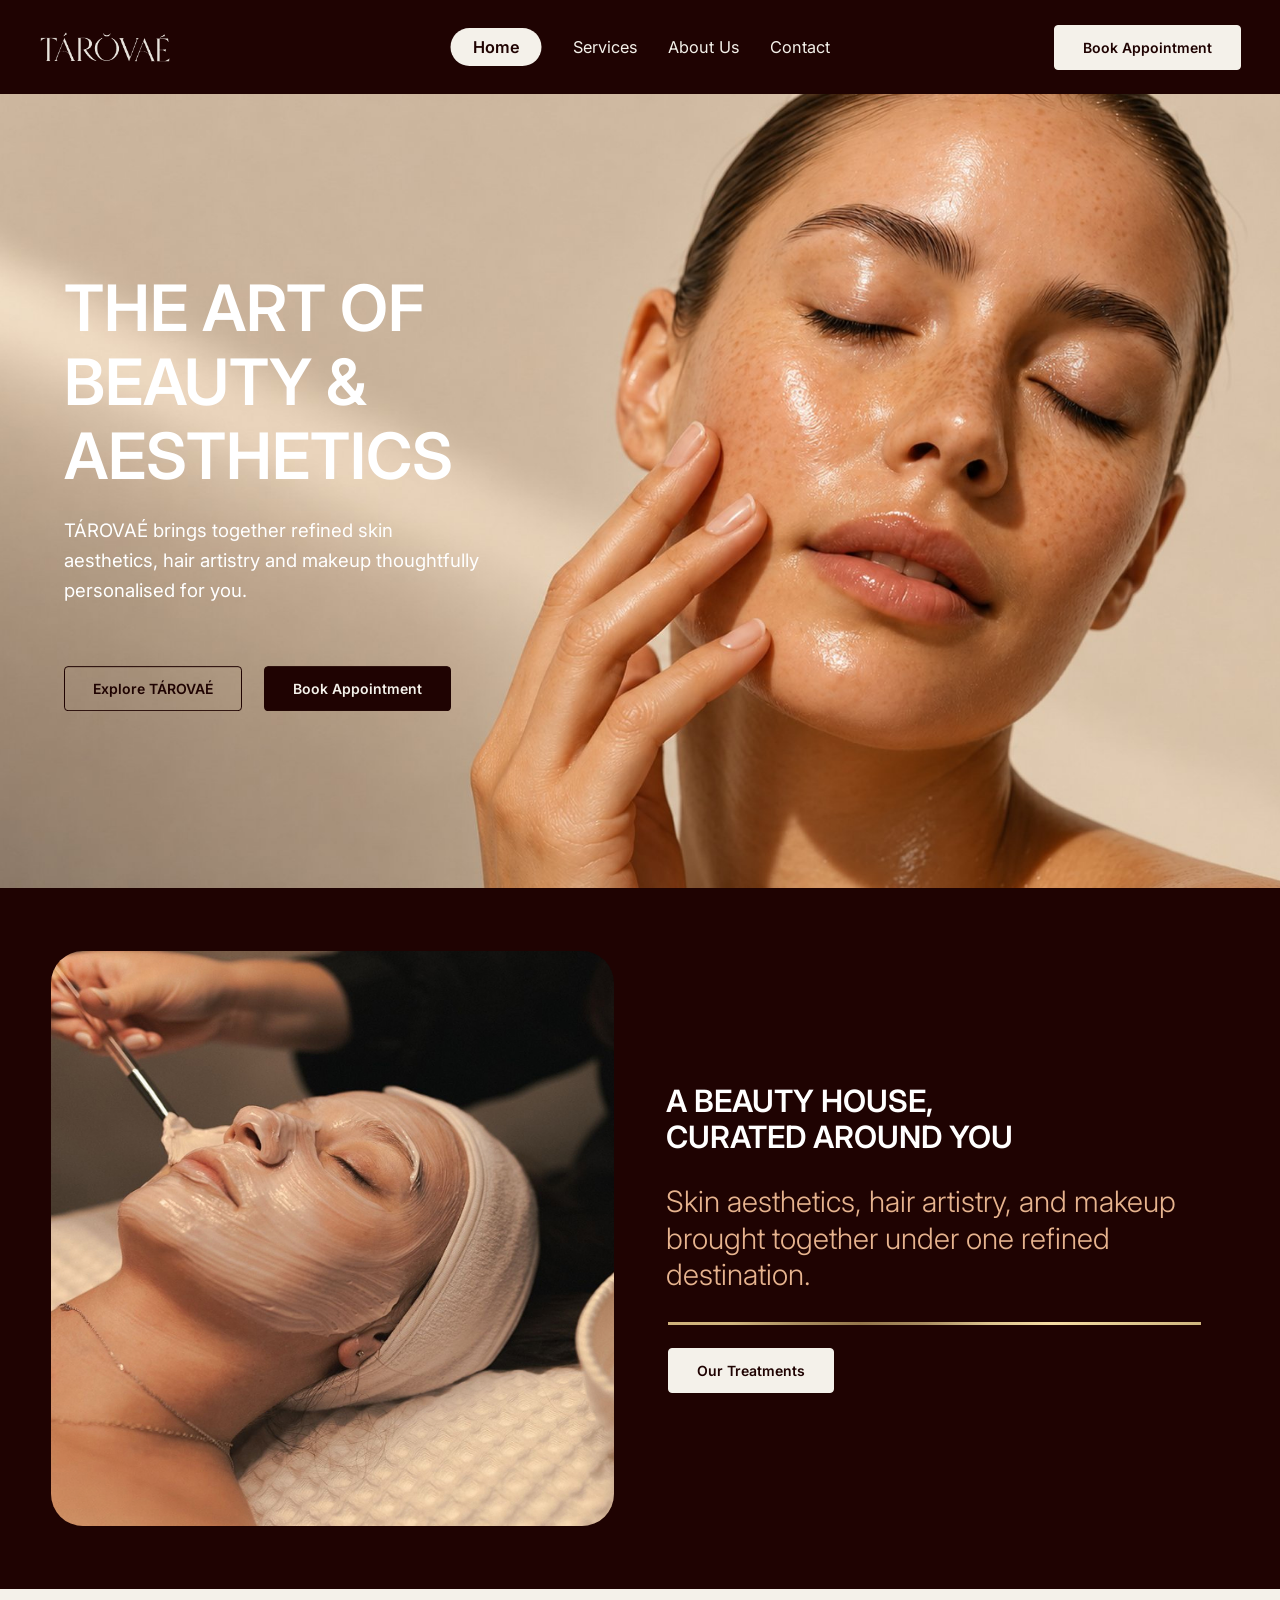
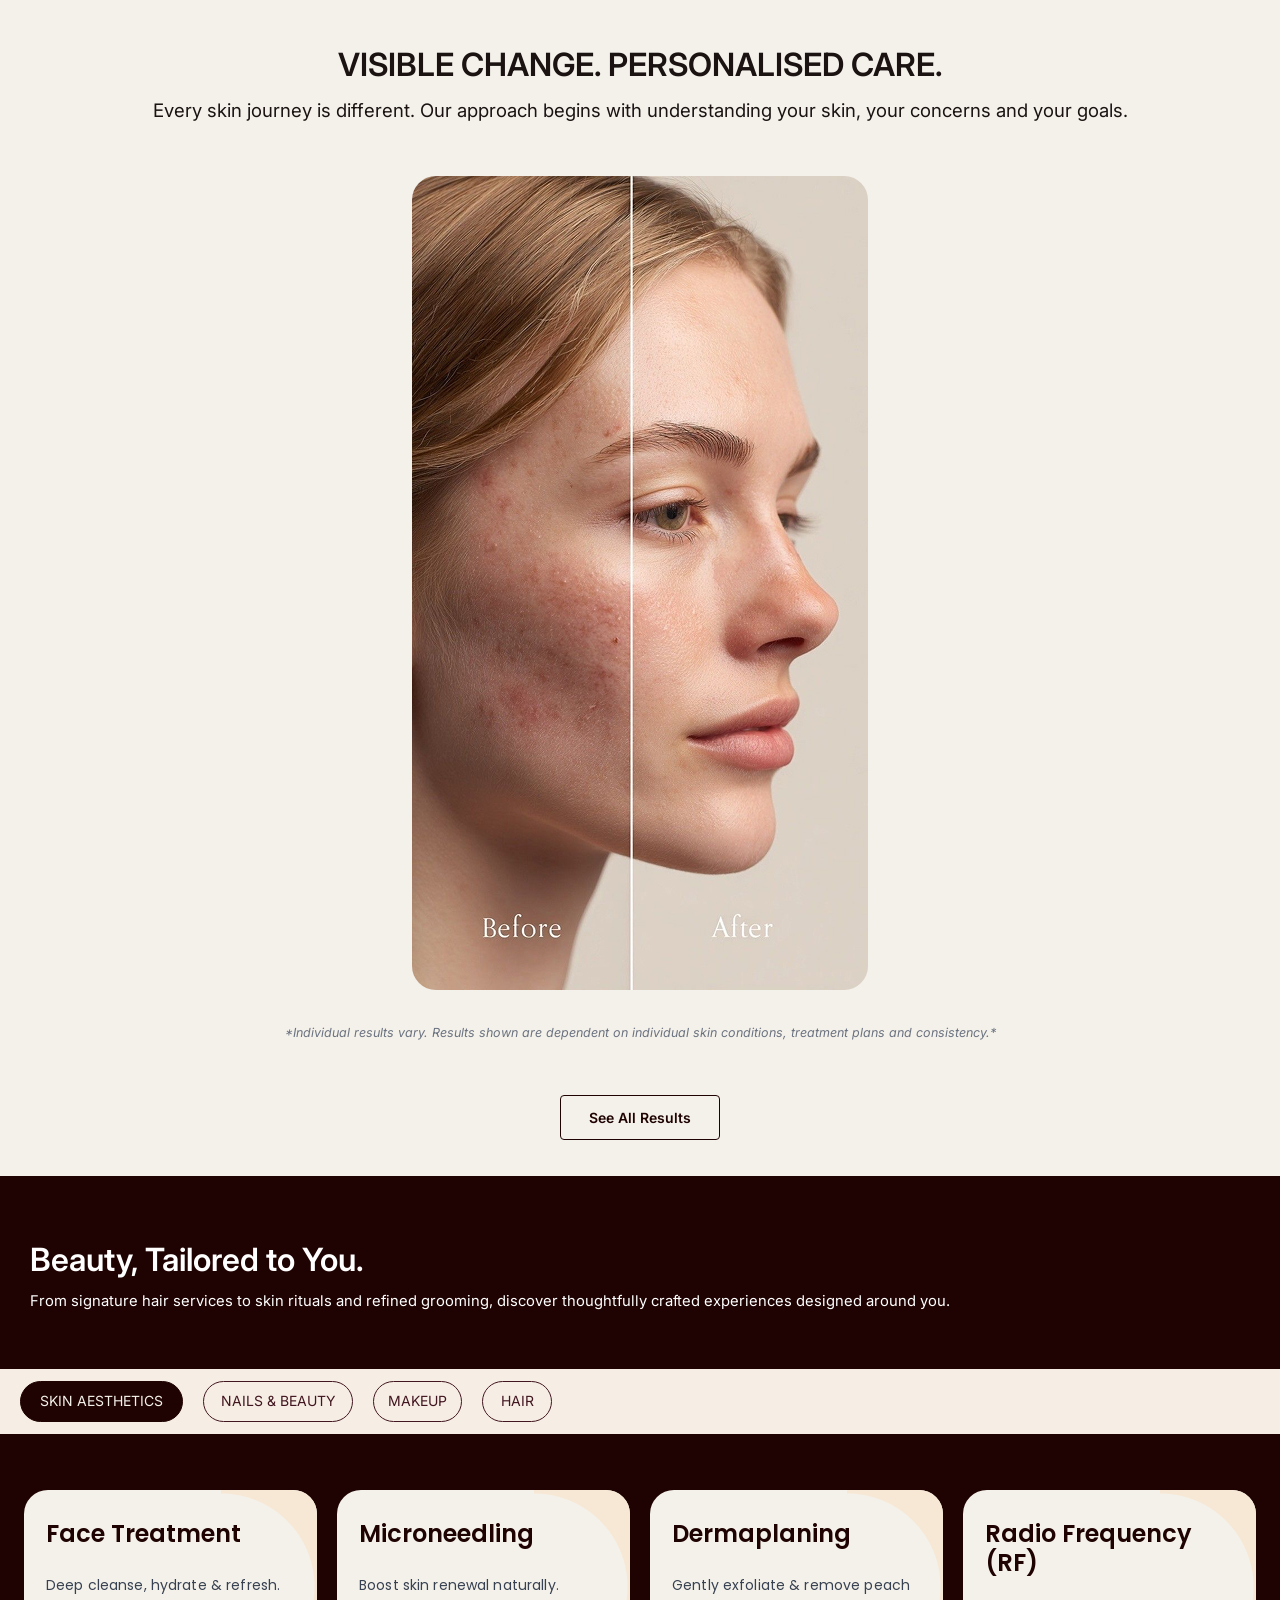
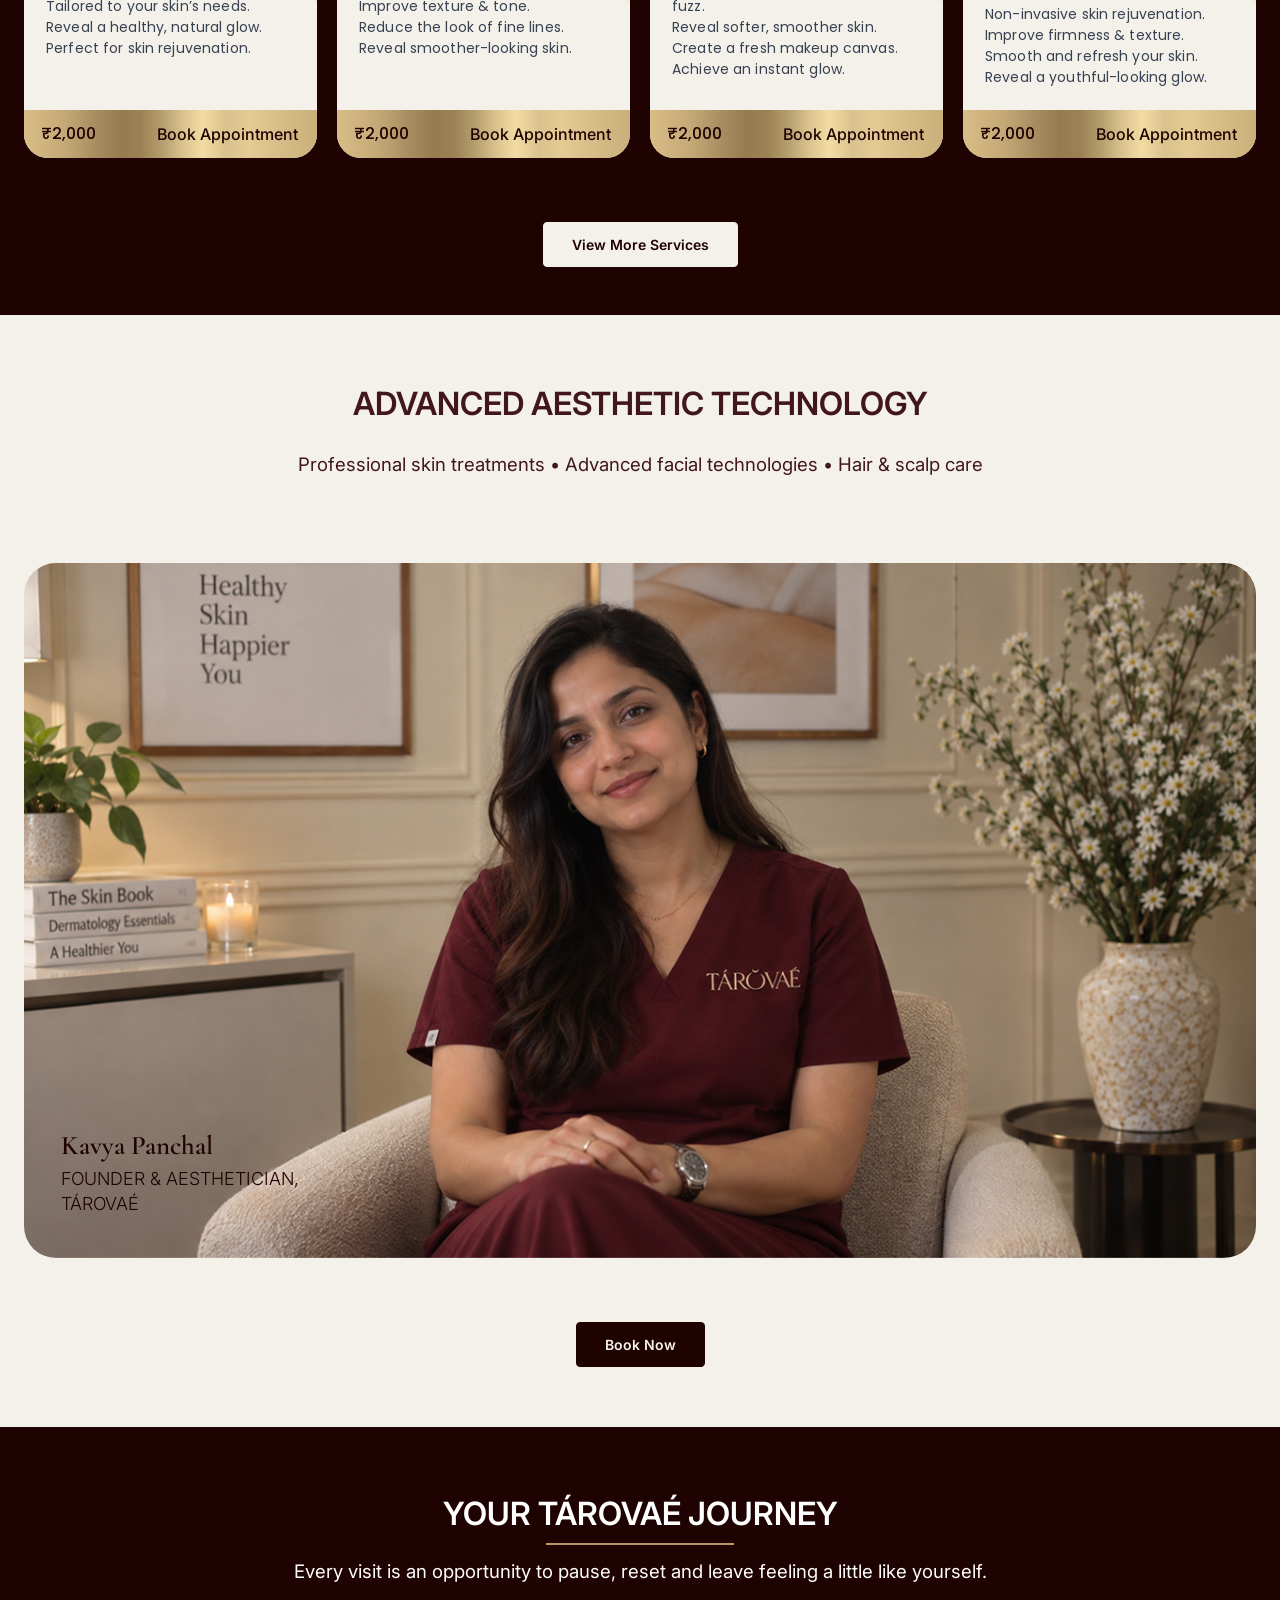
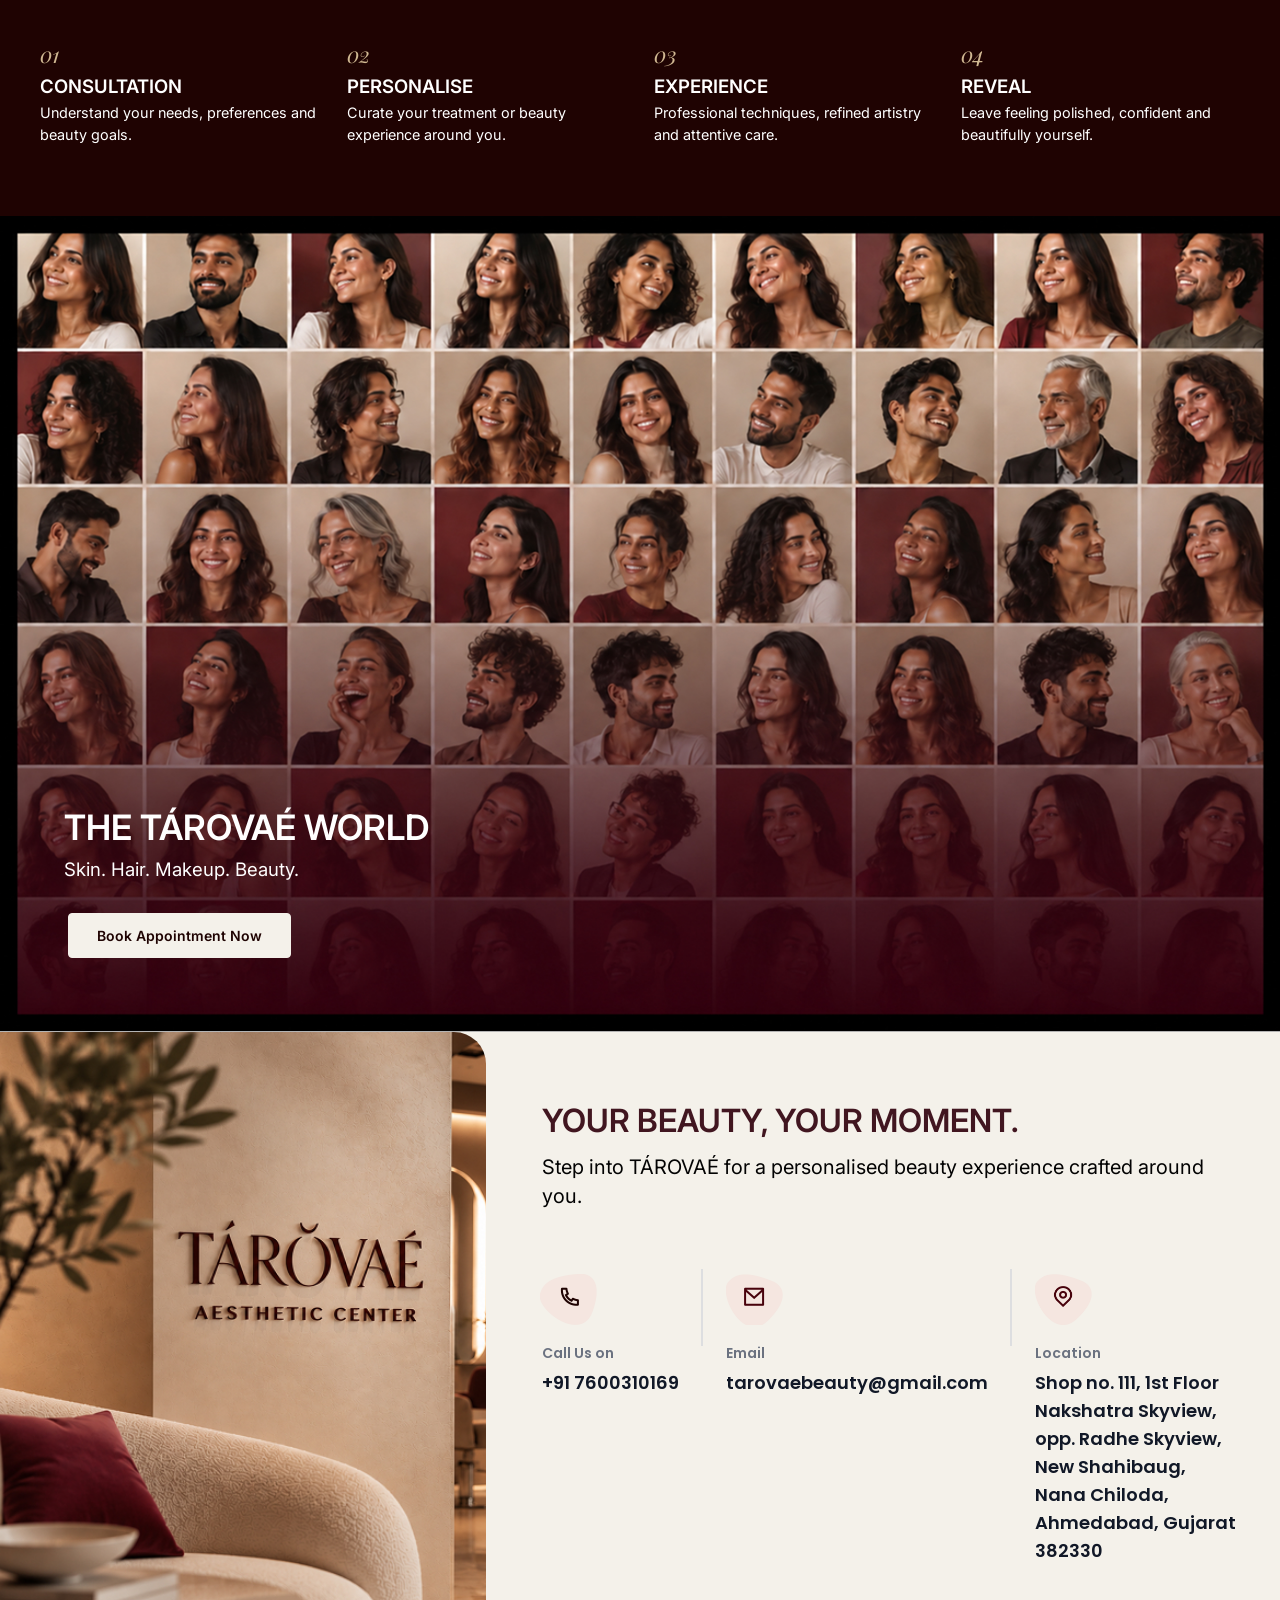
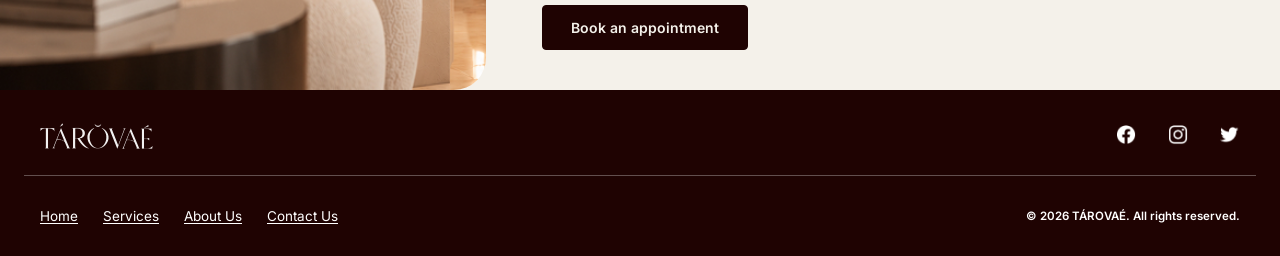
<file: index.html>
<!DOCTYPE html>
<html lang="en">
<head>
<meta charset="UTF-8">
<meta name="viewport" content="width=device-width, initial-scale=1">
<title>TÁROVAÉ | The Art of Beauty &amp; Aesthetics</title>
<meta name="description" content="TÁROVAÉ brings together refined skin aesthetics, hair artistry and makeup thoughtfully personalised for you. Ahmedabad.">
<link rel="preconnect" href="https://fonts.googleapis.com">
<link rel="preconnect" href="https://fonts.gstatic.com" crossorigin>
<link href="https://fonts.googleapis.com/css2?family=Cormorant+Garamond:wght@500;600&family=Inter:wght@300;400;500;600;700&family=Playfair+Display:ital@1&family=Poppins:wght@400;500;600&display=swap" rel="stylesheet">
<link rel="stylesheet" href="css/style.css">
<link rel="stylesheet" href="css/booking.css">
</head>
<body>

<header class="header">
  <div class="wrap">
    <a href="#home" class="logo" aria-label="TÁROVAÉ home"><img src="assets/images/logo.png" alt="TÁROVAÉ" width="130" height="30"></a>
    <nav class="nav" id="nav" aria-label="Main">
      <a href="#home" class="active">Home</a>
      <a href="services.html">Services</a>
      <a href="about.html">About Us</a>
      <a href="contact.html">Contact</a>
    </nav>
    <a href="contact.html#form" class="header-cta">Book Appointment</a>
    <button class="burger" id="burger" type="button" aria-label="Open menu" aria-controls="drawer" aria-expanded="false"><span></span><span></span></button>
  </div>
</header>
<div class="drawer" id="drawer" role="dialog" aria-modal="true" aria-label="Menu" aria-hidden="true">
  <div class="drawer-head"><a href="#home" aria-label="TÁROVAÉ home"><img src="assets/images/logo.png" alt="TÁROVAÉ" width="130" height="30"></a><button class="drawer-close" id="drawerClose" type="button" aria-label="Close menu"></button></div>
  <nav class="drawer-nav" aria-label="Mobile"><a href="#home" class="active">Home</a><a href="services.html">Services</a><a href="about.html">About Us</a><a href="contact.html">Contact</a></nav>
  <div class="drawer-foot"><a href="contact.html#form" class="btn">Book Appointment</a><p><a href="tel:+917600310169">+91 7600310169</a><br><a href="mailto:tarovaebeauty@gmail.com">tarovaebeauty@gmail.com</a></p></div>
</div>


<main>
<section class="hero" id="home">
  <img class="hero-bg" src="assets/images/hero.jpg" alt="Woman with glowing skin">
  <div class="wrap">
    <div class="hero-content">
      <h1>The art of<br>beauty &amp;<br>aesthetics</h1>
      <p>TÁROVAÉ brings together refined skin <br class="br">aesthetics, hair artistry and makeup <br class="br">thoughtfully personalised for you.</p>
      <div class="hero-btns">
        <a href="services.html" class="btn btn-explore btn-outline">Explore TÁROVAÉ</a>
        <a href="#contact" class="btn btn-book btn-dark">Book Appointment</a>
      </div>
    </div>
  </div>
</section>

<section class="house">
  <div class="wrap">
    <div class="house-img reveal"><img src="assets/images/treatment.jpg" alt="Facial treatment in progress"></div>
    <div class="house-text">
      <h2 class="reveal d1">A beauty house,<br>curated around you</h2>
      <p class="reveal d2">Skin aesthetics, hair artistry, and <br class="br">makeup brought together under one <br class="br">refined destination.</p>
      <span class="house-rule reveal"></span>
      <a href="services.html" class="btn btn-light reveal d3">Our Treatments</a>
    </div>
  </div>
</section>

<section class="results">
  <h2 class="reveal">Visible change. Personalised care.</h2>
  <p class="sub reveal d1">Every skin journey is different. Our approach begins with understanding your skin, your concerns and your goals.</p>
  <div class="ba reveal d1"><img src="assets/images/before-after.jpg" alt="Before and after skin results" width="456" height="814"></div>
  <p class="disclaimer reveal">*Individual results vary. Results shown are dependent on individual skin conditions, <br class="br">treatment plans and consistency.*</p>
  <a href="#" class="btn btn-outline reveal">See All Results</a>
</section>

<section class="services" id="services">
  <div class="wrap services-head reveal">
    <h2>Beauty, Tailored to You.</h2>
    <p>From signature hair services to skin rituals and refined grooming, discover thoughtfully crafted experiences designed around you.</p>
  </div>
  <div class="tabbar"><div class="wrap" role="tablist" aria-label="Service categories"><button class="tab" role="tab" id="tab-skin" aria-controls="panel-skin" aria-selected="true">SKIN AESTHETICS</button><button class="tab" role="tab" id="tab-nails" aria-controls="panel-nails" aria-selected="false">NAILS &amp; BEAUTY</button><button class="tab" role="tab" id="tab-makeup" aria-controls="panel-makeup" aria-selected="false">MAKEUP</button><button class="tab" role="tab" id="tab-hair" aria-controls="panel-hair" aria-selected="false">HAIR</button></div></div>
  <div class="wrap panels">
    <div class="panel active" role="tabpanel" id="panel-skin" aria-labelledby="tab-skin">
      <article class="card"><div class="card-body"><h3>Face Treatment</h3><p>Deep cleanse, hydrate &amp; refresh.<br>Tailored to your skin’s needs.<br>Reveal a healthy, natural glow.<br>Perfect for skin rejuvenation.</p></div><div class="card-foot"><span>₹2,000</span><a href="#contact">Book Appointment</a></div></article>
      <article class="card"><div class="card-body"><h3>Microneedling</h3><p>Boost skin renewal naturally.<br>Improve texture &amp; tone.<br>Reduce the look of fine lines.<br>Reveal smoother-looking skin.</p></div><div class="card-foot"><span>₹2,000</span><a href="#contact">Book Appointment</a></div></article>
      <article class="card"><div class="card-body"><h3>Dermaplaning</h3><p>Gently exfoliate &amp; remove peach fuzz.<br>Reveal softer, smoother skin.<br>Create a fresh makeup canvas.<br>Achieve an instant glow.</p></div><div class="card-foot"><span>₹2,000</span><a href="#contact">Book Appointment</a></div></article>
      <article class="card"><div class="card-body"><h3>Radio Frequency (RF)</h3><p>Non-invasive skin rejuvenation.<br>Improve firmness &amp; texture.<br>Smooth and refresh your skin.<br>Reveal a youthful-looking glow.</p></div><div class="card-foot"><span>₹2,000</span><a href="#contact">Book Appointment</a></div></article>
    </div>
    <div class="panel" role="tabpanel" id="panel-nails" aria-labelledby="tab-nails">
      <article class="card"><div class="card-body"><h3>Classic Manicure</h3><p>Shape, buff &amp; nourish.<br>Cuticle care and hydration.<br>Polished, healthy-looking nails.<br>Finished with a hand massage.</p></div><div class="card-foot"><span>₹800</span><a href="#contact">Book Appointment</a></div></article>
      <article class="card"><div class="card-body"><h3>Pedicure</h3><p>Soak, scrub &amp; soften.<br>Callus and cuticle care.<br>Relaxing foot massage.<br>Fresh, polished finish.</p></div><div class="card-foot"><span>₹1,000</span><a href="#contact">Book Appointment</a></div></article>
      <article class="card"><div class="card-body"><h3>Gel Polish</h3><p>Long-lasting glossy colour.<br>Chip-resistant finish.<br>Wide range of shades.<br>Salon shine for weeks.</p></div><div class="card-foot"><span>₹1,200</span><a href="#contact">Book Appointment</a></div></article>
      <article class="card"><div class="card-body"><h3>Nail Extensions</h3><p>Custom length &amp; shape.<br>Strong, natural-looking finish.<br>Designs tailored to you.<br>Perfect for every occasion.</p></div><div class="card-foot"><span>₹2,500</span><a href="#contact">Book Appointment</a></div></article>
    </div>
    <div class="panel" role="tabpanel" id="panel-makeup" aria-labelledby="tab-makeup">
      <article class="card"><div class="card-body"><h3>Party Makeup</h3><p>Polished look for any evening.<br>Skin-first, long-wear products.<br>Tailored to your outfit.<br>Camera-ready finish.</p></div><div class="card-foot"><span>₹3,000</span><a href="#contact">Book Appointment</a></div></article>
      <article class="card"><div class="card-body"><h3>Engagement Makeup</h3><p>Soft, radiant, photo-ready.<br>Prep tailored to your skin.<br>Lasts through the day.<br>Refined and effortless.</p></div><div class="card-foot"><span>₹5,000</span><a href="#contact">Book Appointment</a></div></article>
      <article class="card"><div class="card-body"><h3>Bridal Makeup</h3><p>Complete trial &amp; consultation.<br>HD, long-lasting finish.<br>Looks crafted around you.<br>Beautifully yourself, all day.</p></div><div class="card-foot"><span>₹10,000</span><a href="#contact">Book Appointment</a></div></article>
      <article class="card"><div class="card-body"><h3>Editorial Makeup</h3><p>Creative, expressive artistry.<br>Ideal for shoots &amp; events.<br>Bold or soft, your choice.<br>Finished with precision.</p></div><div class="card-foot"><span>₹4,000</span><a href="#contact">Book Appointment</a></div></article>
    </div>
    <div class="panel" role="tabpanel" id="panel-hair" aria-labelledby="tab-hair">
      <article class="card"><div class="card-body"><h3>Haircut &amp; Styling</h3><p>Consultation-led precision cut.<br>Styled to suit your face.<br>Wash, blow-dry &amp; finish.<br>Leave feeling polished.</p></div><div class="card-foot"><span>₹1,000</span><a href="#contact">Book Appointment</a></div></article>
      <article class="card"><div class="card-body"><h3>Hair Spa</h3><p>Deep nourishment &amp; hydration.<br>Scalp-soothing massage.<br>Restore softness &amp; shine.<br>Healthier-looking hair.</p></div><div class="card-foot"><span>₹1,500</span><a href="#contact">Book Appointment</a></div></article>
      <article class="card"><div class="card-body"><h3>Keratin Treatment</h3><p>Smooth, frizz-free hair.<br>Boost shine &amp; manageability.<br>Long-lasting sleek finish.<br>Tailored to your hair type.</p></div><div class="card-foot"><span>₹5,000</span><a href="#contact">Book Appointment</a></div></article>
      <article class="card"><div class="card-body"><h3>Hair Colour</h3><p>Global colour &amp; highlights.<br>Customised shade matching.<br>Protective, quality formulas.<br>Rich, vibrant results.</p></div><div class="card-foot"><span>₹3,500</span><a href="#contact">Book Appointment</a></div></article>
    </div>
  </div>
  <div class="services-more"><a href="services.html" class="btn btn-light">View More Services</a></div>
</section>

<section class="tech" id="about">
  <h2 class="reveal">Advanced aesthetic technology</h2>
  <p class="sub reveal d1">Professional skin treatments • Advanced facial technologies • Hair &amp; scalp care</p>
  <div class="founder reveal d1">
    <img src="assets/images/founder.jpg" alt="Kavya Panchal, Founder and Aesthetician at TÁROVAÉ" width="1310" height="739">
    <div class="founder-info"><h4>Kavya Panchal</h4><p>Founder &amp; Aesthetician,<br>TÁROVAÉ</p></div>
  </div>
  <a href="#contact" class="btn btn-dark reveal">Book Now</a>
</section>

<section class="journey">
  <div class="wrap">
    <div class="journey-head reveal">
      <h2>Your TÁROVAÉ journey</h2>
      <span class="journey-rule"></span>
      <p>Every visit is an opportunity to pause, reset and leave feeling a little like yourself.</p>
    </div>
    <div class="steps">
      <div class="step reveal"><small>01</small><h4>CONSULTATION</h4><p>Understand your needs, preferences and <br class="br">beauty goals.</p></div>
      <div class="step reveal d1"><small>02</small><h4>PERSONALISE</h4><p>Curate your treatment or beauty experience <br class="br">around you.</p></div>
      <div class="step reveal d2"><small>03</small><h4>EXPERIENCE</h4><p>Professional techniques, refined artistry and <br class="br">attentive care.</p></div>
      <div class="step reveal d3"><small>04</small><h4>REVEAL</h4><p>Leave feeling polished, confident and <br class="br">beautifully yourself.</p></div>
    </div>
  </div>
</section>

<section class="world">
  <div class="wrap">
    <img src="assets/images/clients-grid.jpg" alt="Smiling TÁROVAÉ clients" width="1440" height="918" loading="lazy">
    <div class="world-overlay reveal">
      <h2>The TÁROVAÉ world</h2>
      <p>Skin. Hair. Makeup. Beauty.</p>
      <a href="#contact" class="btn btn-light">Book Appointment Now</a>
    </div>
  </div>
</section>

<section class="contact" id="contact">
  <div class="wrap">
    <div class="contact-img"><img src="assets/images/studio.jpg" alt="TÁROVAÉ Aesthetic Center interior" loading="lazy"></div>
    <div class="contact-info">
      <h2 class="reveal">Your beauty, your moment.</h2>
      <p class="reveal d1">Step into TÁROVAÉ for a personalised beauty experience crafted <br class="br">around you.</p>
      <div class="info-row reveal d2">
        <div class="info-item"><img src="assets/images/icon-phone.png" alt=""><small>Call Us on</small><strong><a href="tel:+917600310169">+91 7600310169</a></strong></div>
        <div class="info-item"><img src="assets/images/icon-mail.png" alt=""><small>Email</small><strong><a href="mailto:tarovaebeauty@gmail.com">tarovaebeauty@gmail.com</a></strong></div>
        <div class="info-item"><img src="assets/images/icon-pin.png" alt=""><small>Location</small><strong>Shop no. 111, 1st Floor Nakshatra Skyview, opp. Radhe Skyview, New Shahibaug, Nana Chiloda, Ahmedabad, Gujarat 382330</strong></div>
      </div>
      <a href="tel:+917600310169" class="btn btn-dark">Book an appointment</a>
    </div>
  </div>
</section>
</main>

<footer class="footer">
  <div class="wrap">
    <a href="#home" class="footer-logo" aria-label="TÁROVAÉ home"><img src="assets/images/logo-footer.png" alt="TÁROVAÉ"></a>
    <div class="socials"><a href="#" aria-label="Facebook"><img src="assets/images/social-fb.png" alt=""></a><a href="#" aria-label="Instagram"><img src="assets/images/social-ig.png" alt=""></a><a href="#" aria-label="Twitter"><img src="assets/images/social-x.png" alt=""></a></div>
    <div class="footer-line"></div>
    <nav class="footer-links" aria-label="Footer"><a href="#home">Home</a><a href="services.html">Services</a><a href="about.html">About Us</a><a href="contact.html">Contact Us</a></nav>
    <span class="copy">© 2026 TÁROVAÉ. All rights reserved.</span>
  </div>
</footer>

<script src="js/main.js"></script>
<script src="js/booking.js"></script>
</body>
</html>
</file>
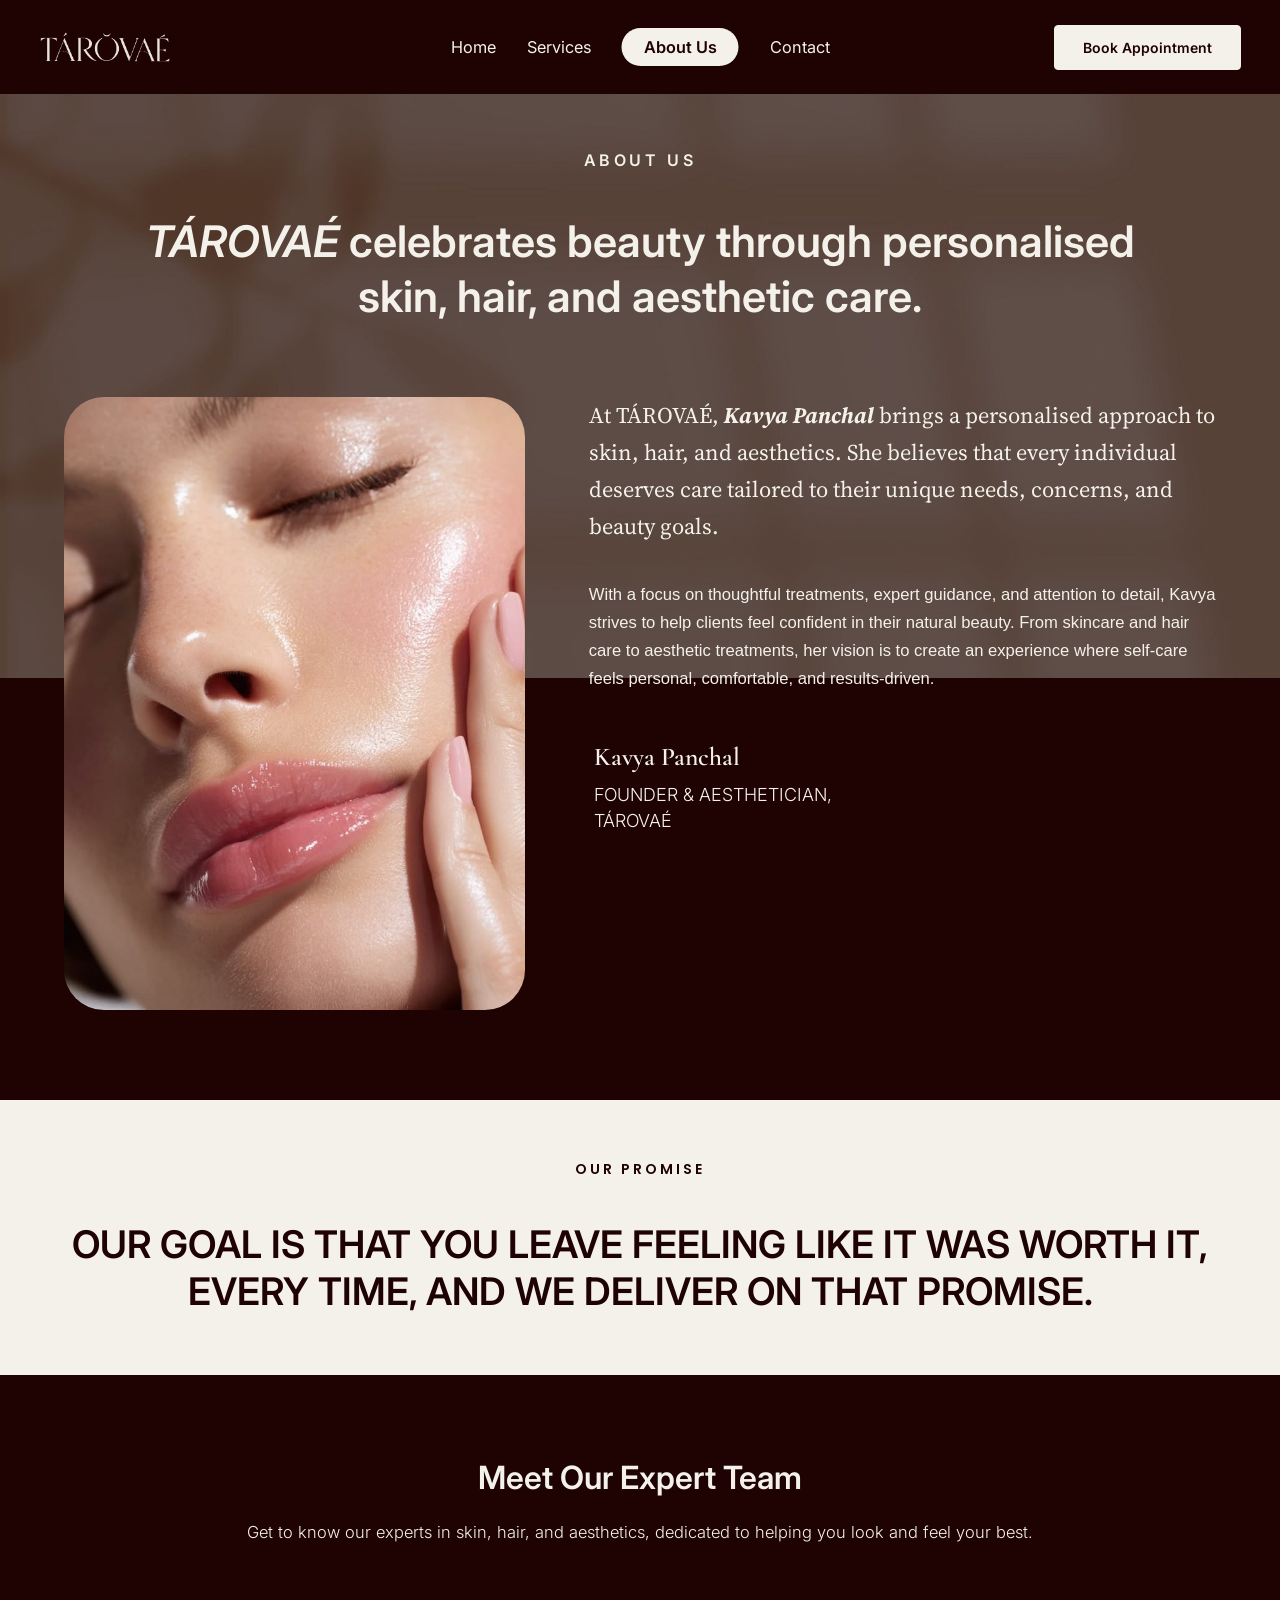
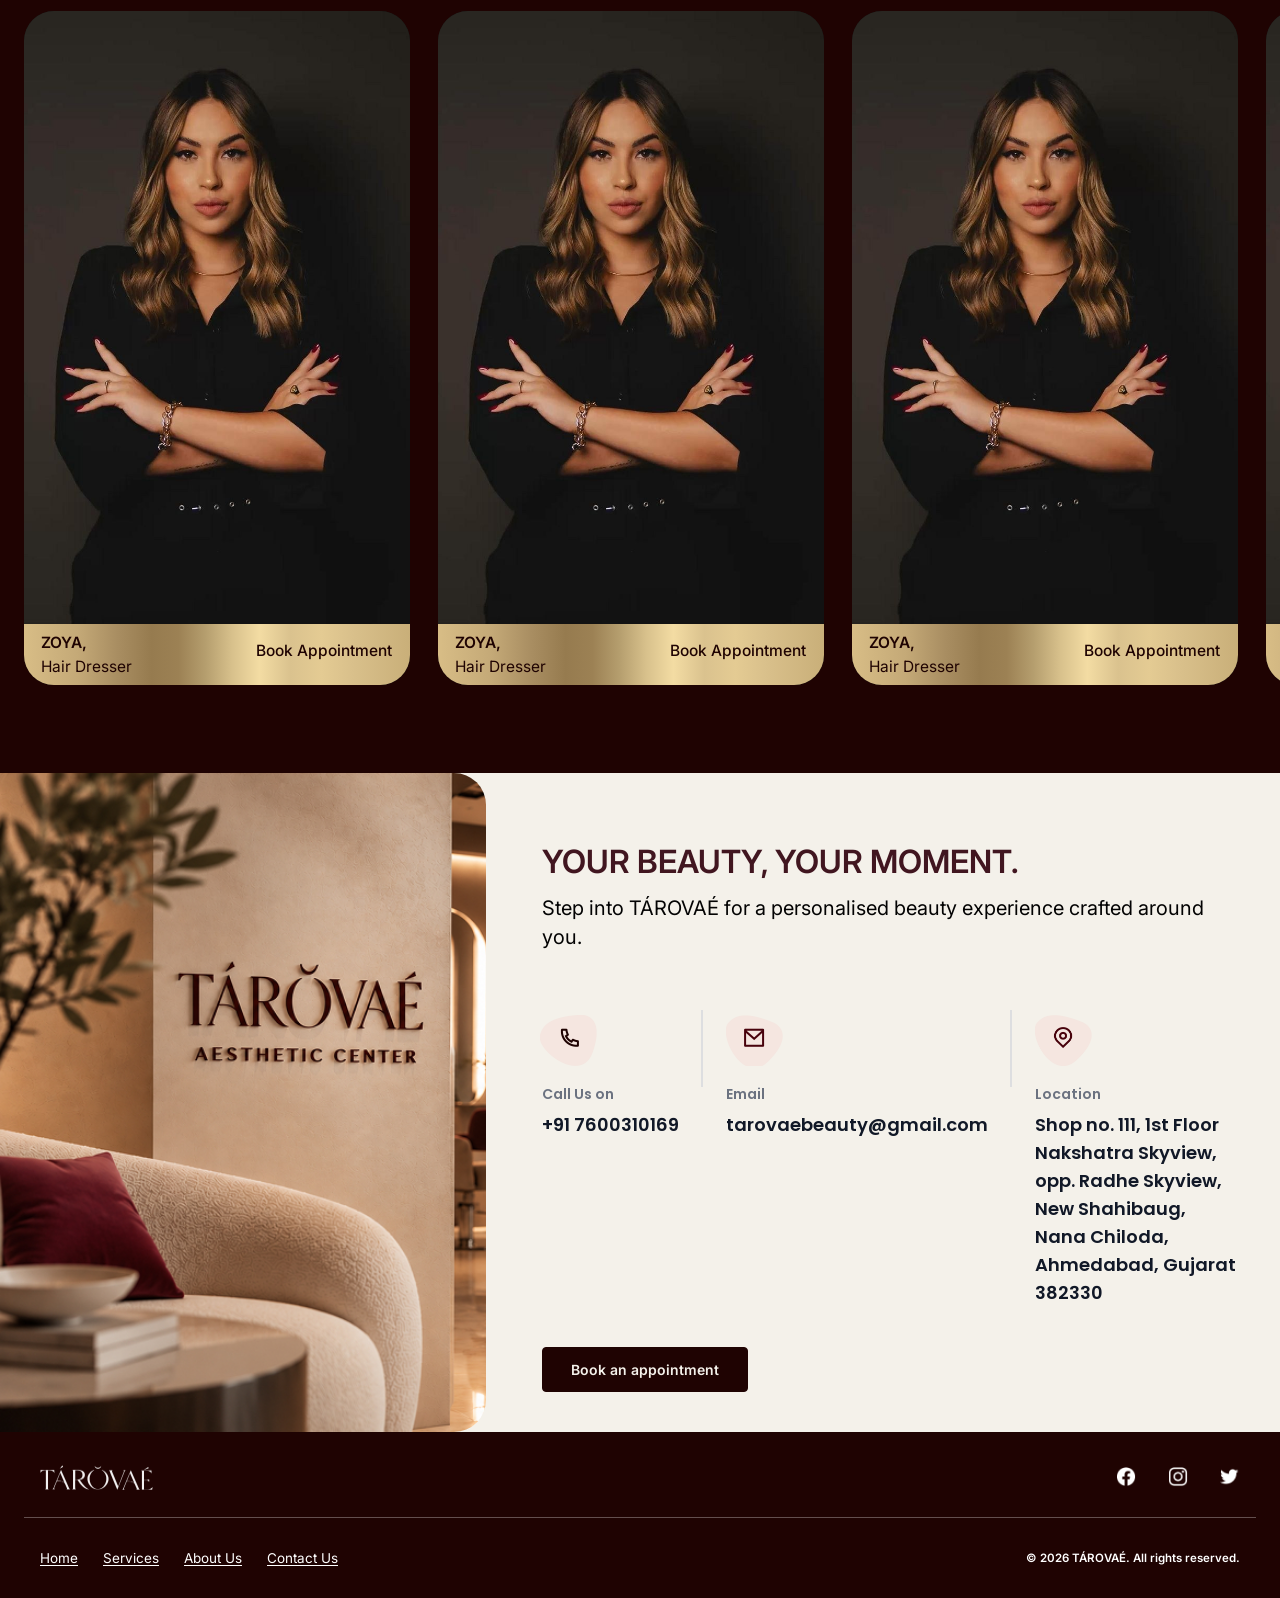
<file: about.html>
<!DOCTYPE html>
<html lang="en">
<head>
<meta charset="UTF-8">
<meta name="viewport" content="width=device-width, initial-scale=1">
<title>About Us | TÁROVAÉ</title>
<meta name="description" content="Meet Kavya Panchal and the TÁROVAÉ team: personalised skin, hair and aesthetic care in Ahmedabad.">
<link rel="preconnect" href="https://fonts.googleapis.com">
<link rel="preconnect" href="https://fonts.gstatic.com" crossorigin>
<link href="https://fonts.googleapis.com/css2?family=Cormorant+Garamond:wght@500;600&family=Inter:wght@300;400;500;600;700&family=Playfair+Display:ital@1&family=Source+Serif+4:ital,wght@0,400;1,700&family=Poppins:wght@400;500;600&display=swap" rel="stylesheet">
<link rel="stylesheet" href="css/style.css">
<link rel="stylesheet" href="css/booking.css">
</head>
<body class="page-about">

<header class="header">
  <div class="wrap">
    <a href="index.html" class="logo" aria-label="TÁROVAÉ home"><img src="assets/images/logo.png" alt="TÁROVAÉ" width="130" height="30"></a>
    <nav class="nav" id="nav" aria-label="Main">
      <a href="index.html">Home</a>
      <a href="services.html">Services</a>
      <a href="about.html" class="active">About Us</a>
      <a href="contact.html">Contact</a>
    </nav>
    <a href="contact.html#form" class="header-cta">Book Appointment</a>
    <button class="burger" id="burger" type="button" aria-label="Open menu" aria-controls="drawer" aria-expanded="false"><span></span><span></span></button>
  </div>
</header>
<div class="drawer" id="drawer" role="dialog" aria-modal="true" aria-label="Menu" aria-hidden="true">
  <div class="drawer-head"><a href="index.html" aria-label="TÁROVAÉ home"><img src="assets/images/logo.png" alt="TÁROVAÉ" width="130" height="30"></a><button class="drawer-close" id="drawerClose" type="button" aria-label="Close menu"></button></div>
  <nav class="drawer-nav" aria-label="Mobile"><a href="index.html">Home</a><a href="services.html">Services</a><a href="about.html" class="active">About Us</a><a href="contact.html">Contact</a></nav>
  <div class="drawer-foot"><a href="contact.html#form" class="btn">Book Appointment</a><p><a href="tel:+917600310169">+91 7600310169</a><br><a href="mailto:tarovaebeauty@gmail.com">tarovaebeauty@gmail.com</a></p></div>
</div>


<main>
<section class="a-top" id="top">
  <div class="wrap">
    <p class="a-label reveal">About Us</p>
    <h1 class="a-h1 reveal d1"><em>TÁROVAÉ</em> celebrates beauty through personalised <br class="br">skin, hair, and aesthetic care.</h1>
    <img class="a-portrait reveal d1" src="assets/images/about-portrait.jpg" alt="Radiant, glowing skin" width="575" height="766">
    <div class="a-text">
      <p class="a-p1 reveal d2">At TÁROVAÉ, <strong>Kavya Panchal</strong> brings a <br class="br">personalised approach to skin, hair, and aesthetics. <br class="br">She believes that every individual deserves care <br class="br">tailored to their unique needs, concerns, and beauty <br class="br">goals.</p>
      <p class="a-p2 reveal d3">With a focus on thoughtful treatments, expert guidance, and attention <br class="br">to detail, Kavya strives to help clients feel confident in their natural <br class="br">beauty. From skincare and hair care to aesthetic treatments, her vision <br class="br">is to create an experience where self-care feels personal, comfortable, <br class="br">and results-driven.</p>
      <div class="a-sign reveal d3"><h4>Kavya Panchal</h4><p>Founder &amp; Aesthetician, <br>TÁROVAÉ</p></div>
    </div>
  </div>
</section>

<section class="a-promise">
  <p class="tag reveal">Our Promise</p>
  <h2 class="reveal d1">Our goal is that you leave feeling <br class="br">like it was worth it, every time, <br class="br">and we deliver on that promise.</h2>
</section>

<section class="a-team" id="team">
  <h2 class="reveal">Meet Our Expert Team</h2>
  <p class="sub reveal d1">Get to know our experts in skin, hair, and aesthetics, dedicated to helping you look and feel your best.</p>
  <div class="team-track reveal d2" id="teamTrack" tabindex="0" aria-label="Our expert team">
      <article class="team-card"><img src="assets/images/team-photo.jpg" alt="Zoya, Hair Dresser at TÁROVAÉ" width="386" height="674" loading="lazy" draggable="false"><div class="team-bar"><div><b>ZOYA,</b><span>Hair Dresser</span></div><a href="contact.html#form">Book Appointment</a></div></article>
      <article class="team-card"><img src="assets/images/team-photo.jpg" alt="Zoya, Hair Dresser at TÁROVAÉ" width="386" height="674" loading="lazy" draggable="false"><div class="team-bar"><div><b>ZOYA,</b><span>Hair Dresser</span></div><a href="contact.html#form">Book Appointment</a></div></article>
      <article class="team-card"><img src="assets/images/team-photo.jpg" alt="Zoya, Hair Dresser at TÁROVAÉ" width="386" height="674" loading="lazy" draggable="false"><div class="team-bar"><div><b>ZOYA,</b><span>Hair Dresser</span></div><a href="contact.html#form">Book Appointment</a></div></article>
      <article class="team-card"><img src="assets/images/team-photo.jpg" alt="Zoya, Hair Dresser at TÁROVAÉ" width="386" height="674" loading="lazy" draggable="false"><div class="team-bar"><div><b>ZOYA,</b><span>Hair Dresser</span></div><a href="contact.html#form">Book Appointment</a></div></article>
  </div>
</section>

<section class="contact" id="contact">
  <div class="wrap">
    <div class="contact-img"><img src="assets/images/studio.jpg" alt="TÁROVAÉ Aesthetic Center interior" loading="lazy"></div>
    <div class="contact-info">
      <h2 class="reveal">Your beauty, your moment.</h2>
      <p class="reveal d1">Step into TÁROVAÉ for a personalised beauty experience crafted <br class="br">around you.</p>
      <div class="info-row reveal d2">
        <div class="info-item"><img src="assets/images/icon-phone.png" alt=""><small>Call Us on</small><strong><a href="tel:+917600310169">+91 7600310169</a></strong></div>
        <div class="info-item"><img src="assets/images/icon-mail.png" alt=""><small>Email</small><strong><a href="mailto:tarovaebeauty@gmail.com">tarovaebeauty@gmail.com</a></strong></div>
        <div class="info-item"><img src="assets/images/icon-pin.png" alt=""><small>Location</small><strong>Shop no. 111, 1st Floor Nakshatra Skyview, opp. Radhe Skyview, New Shahibaug, Nana Chiloda, Ahmedabad, Gujarat 382330</strong></div>
      </div>
      <a href="tel:+917600310169" class="btn btn-dark">Book an appointment</a>
    </div>
  </div>
</section>
</main>

<footer class="footer">
  <div class="wrap">
    <a href="index.html" class="footer-logo" aria-label="TÁROVAÉ home"><img src="assets/images/logo-footer.png" alt="TÁROVAÉ"></a>
    <div class="socials"><a href="#" aria-label="Facebook"><img src="assets/images/social-fb.png" alt=""></a><a href="#" aria-label="Instagram"><img src="assets/images/social-ig.png" alt=""></a><a href="#" aria-label="Twitter"><img src="assets/images/social-x.png" alt=""></a></div>
    <div class="footer-line"></div>
    <nav class="footer-links" aria-label="Footer"><a href="index.html">Home</a><a href="services.html">Services</a><a href="about.html" class="active">About Us</a><a href="contact.html">Contact Us</a></nav>
    <span class="copy">© 2026 TÁROVAÉ. All rights reserved.</span>
  </div>
</footer>

<script src="js/main.js"></script>
<script src="js/booking.js"></script>
</body>
</html>
</file>
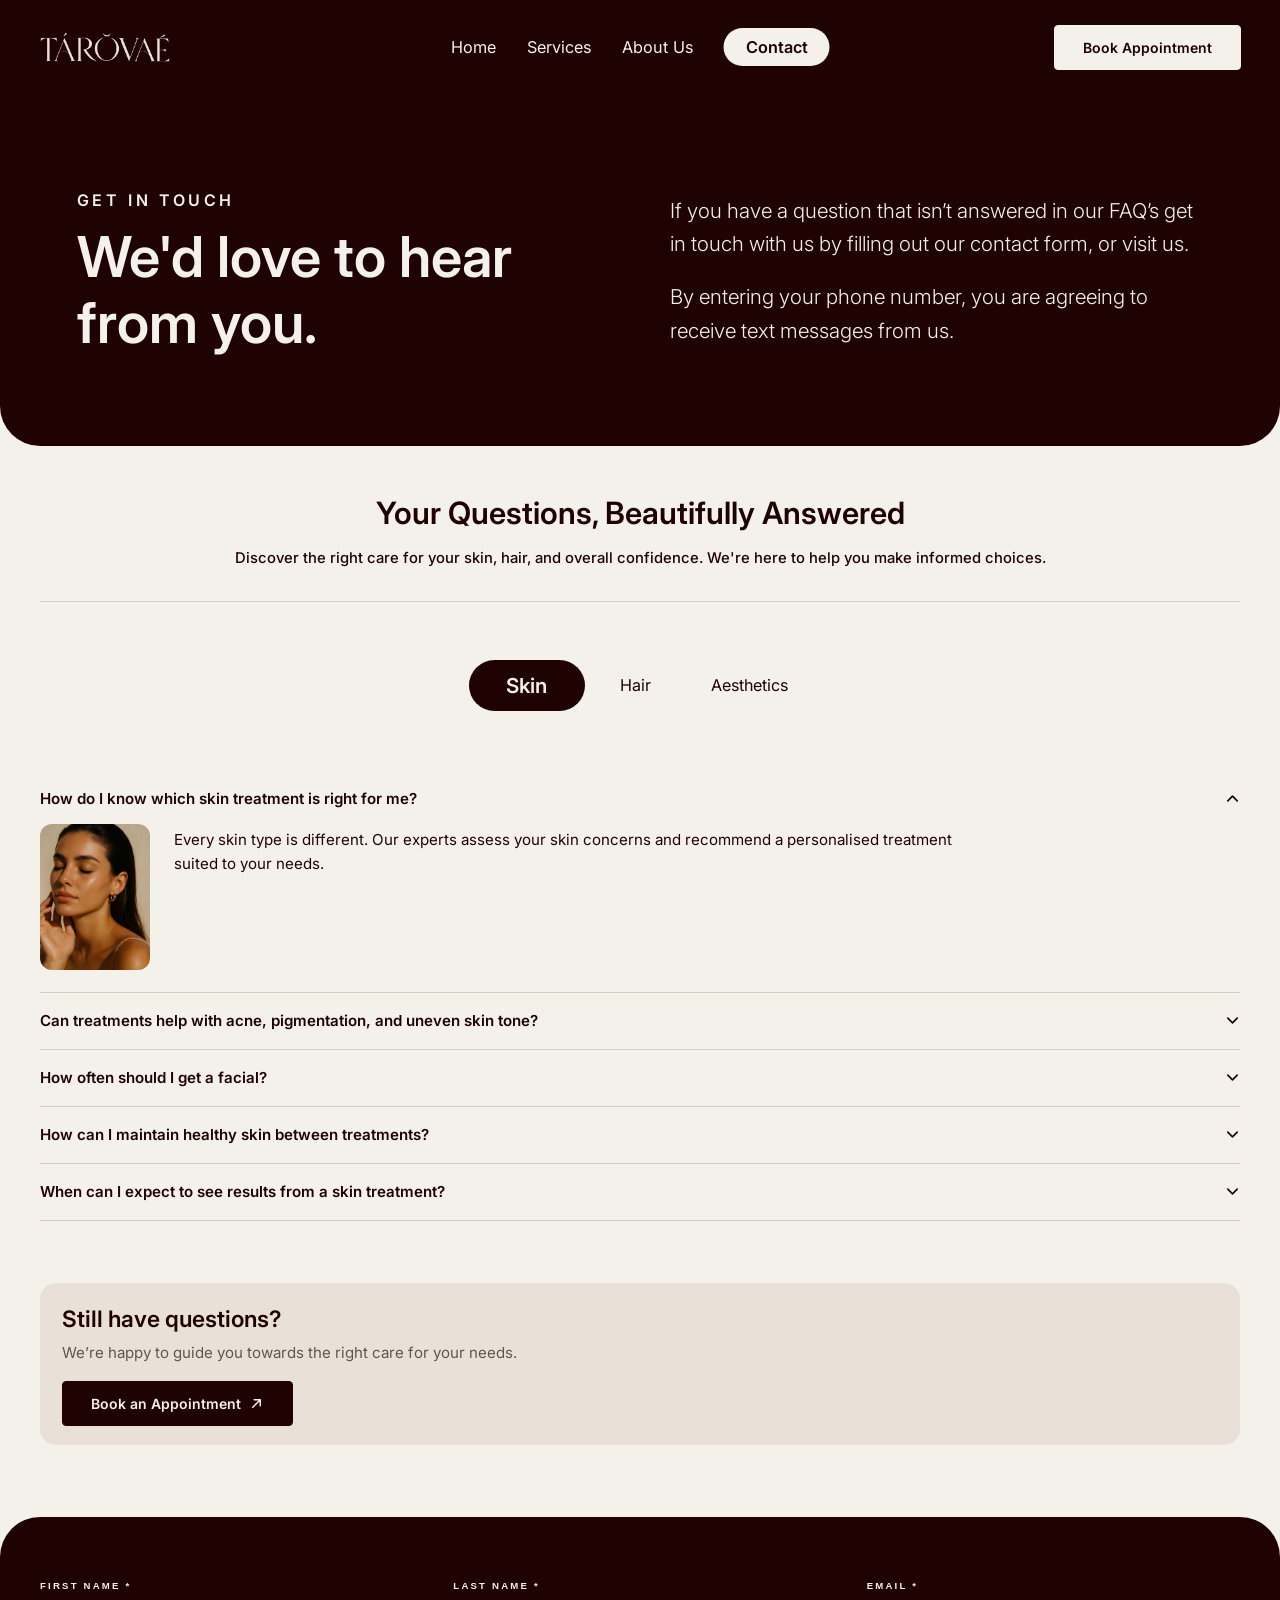
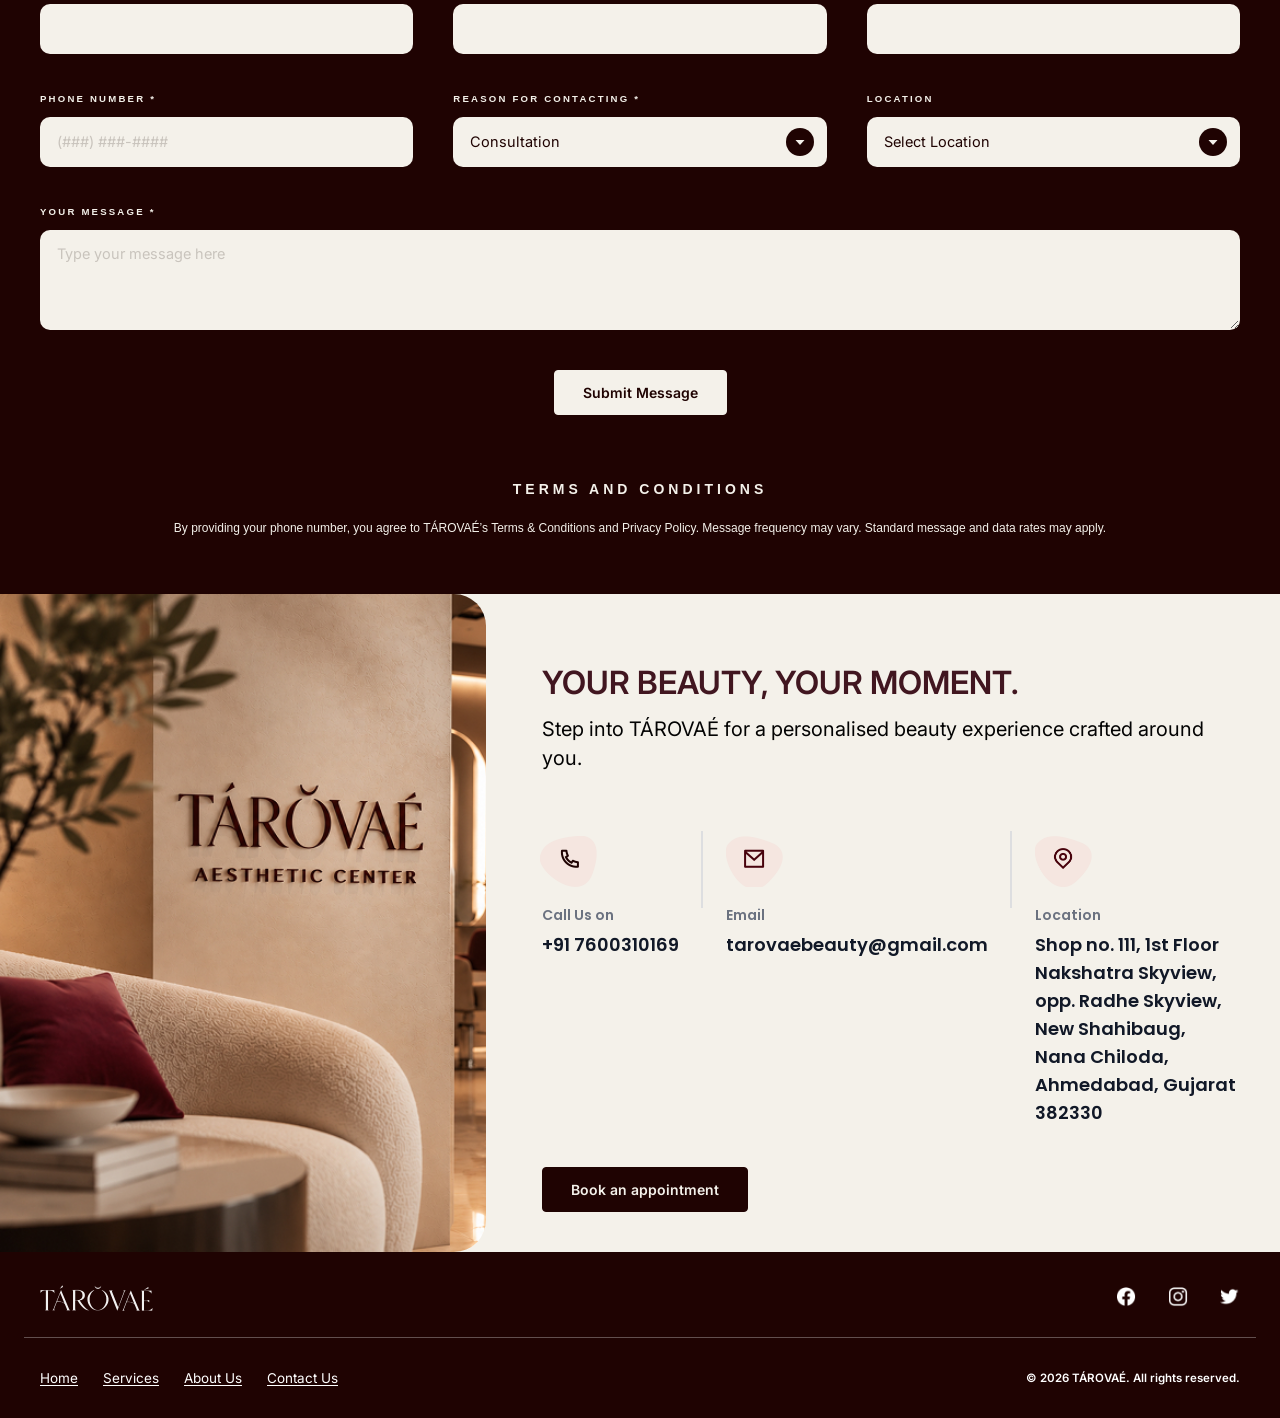
<file: contact.html>
<!DOCTYPE html>
<html lang="en">
<head>
<meta charset="UTF-8">
<meta name="viewport" content="width=device-width, initial-scale=1">
<title>Contact Us | TÁROVAÉ</title>
<meta name="description" content="Get in touch with TÁROVAÉ: book a consultation, ask a question or visit us in Ahmedabad.">
<link rel="preconnect" href="https://fonts.googleapis.com">
<link rel="preconnect" href="https://fonts.gstatic.com" crossorigin>
<link href="https://fonts.googleapis.com/css2?family=Cormorant+Garamond:wght@500;600&family=Inter:wght@300;400;500;600;700&family=Playfair+Display:ital@1&family=Poppins:wght@400;500;600&display=swap" rel="stylesheet">
<link rel="stylesheet" href="css/style.css">
<link rel="stylesheet" href="css/booking.css">
</head>
<body class="page-contact">

<header class="header">
  <div class="wrap">
    <a href="index.html" class="logo" aria-label="TÁROVAÉ home"><img src="assets/images/logo.png" alt="TÁROVAÉ" width="130" height="30"></a>
    <nav class="nav" id="nav" aria-label="Main">
      <a href="index.html">Home</a>
      <a href="services.html">Services</a>
      <a href="about.html">About Us</a>
      <a href="contact.html" class="active">Contact</a>
    </nav>
    <a href="#form" class="header-cta">Book Appointment</a>
    <button class="burger" id="burger" type="button" aria-label="Open menu" aria-controls="drawer" aria-expanded="false"><span></span><span></span></button>
  </div>
</header>
<div class="drawer" id="drawer" role="dialog" aria-modal="true" aria-label="Menu" aria-hidden="true">
  <div class="drawer-head"><a href="index.html" aria-label="TÁROVAÉ home"><img src="assets/images/logo.png" alt="TÁROVAÉ" width="130" height="30"></a><button class="drawer-close" id="drawerClose" type="button" aria-label="Close menu"></button></div>
  <nav class="drawer-nav" aria-label="Mobile"><a href="index.html">Home</a><a href="services.html">Services</a><a href="about.html">About Us</a><a href="contact.html" class="active">Contact</a></nav>
  <div class="drawer-foot"><a href="#form" class="btn">Book Appointment</a><p><a href="tel:+917600310169">+91 7600310169</a><br><a href="mailto:tarovaebeauty@gmail.com">tarovaebeauty@gmail.com</a></p></div>
</div>


<main>
<section class="c-hero">
  <div class="wrap">
    <p class="c-label reveal">Get in touch</p>
    <h1 class="reveal d1">We'd love to hear <br class="br">from you.</h1>
    <div class="c-hero-text reveal d2">
      <p>If you have a question that isn’t answered in our FAQ’s <br class="br">get in touch with us by filling out our contact form, or <br class="br">visit us.</p>
      <p>By entering your phone number, you are agreeing to <br class="br">receive text messages from us.</p>
    </div>
  </div>
</section>

<section class="c-faq" id="faq">
  <h2 class="reveal">Your Questions, Beautifully Answered</h2>
  <p class="sub reveal d1">Discover the right care for your skin, hair, and overall confidence. We're here to help you make informed choices.</p>
  <div class="faq-inner">
    <div class="faq-rule"></div>
    <div class="f-tabs reveal" role="tablist" aria-label="FAQ categories"><button class="f-tab" role="tab" id="ftab-skin" aria-controls="fpanel-skin" aria-selected="true">Skin</button><button class="f-tab" role="tab" id="ftab-hair" aria-controls="fpanel-hair" aria-selected="false">Hair</button><button class="f-tab" role="tab" id="ftab-aesthetics" aria-controls="fpanel-aesthetics" aria-selected="false">Aesthetics</button></div>
      <div class="faq-panel active" role="tabpanel" id="fpanel-skin" aria-labelledby="ftab-skin">
        <div class="faq-item open"><button class="faq-q" aria-expanded="true"><span>How do I know which skin treatment is right for me?</span><svg viewBox="0 0 16 16" fill="none" stroke="currentColor" stroke-width="1.8" stroke-linecap="round" stroke-linejoin="round" aria-hidden="true"><path d="M3 5.5l5 5 5-5"/></svg></button><div class="faq-a"><div><div class="faq-a-in"><img class="faq-img" src="assets/images/faq-thumb.jpg" alt="" width="110" height="146" loading="lazy"><p>Every skin type is different. Our experts assess your skin concerns and recommend a personalised treatment suited to your needs.</p></div></div></div></div>
        <div class="faq-item"><button class="faq-q" aria-expanded="false"><span>Can treatments help with acne, pigmentation, and uneven skin tone?</span><svg viewBox="0 0 16 16" fill="none" stroke="currentColor" stroke-width="1.8" stroke-linecap="round" stroke-linejoin="round" aria-hidden="true"><path d="M3 5.5l5 5 5-5"/></svg></button><div class="faq-a"><div><div class="faq-a-in"><img class="faq-img" src="assets/images/faq-thumb.jpg" alt="" width="110" height="146" loading="lazy"><p>Yes, suitable treatments can help improve these concerns. The right approach depends on your skin type, condition, and individual needs.</p></div></div></div></div>
        <div class="faq-item"><button class="faq-q" aria-expanded="false"><span>How often should I get a facial?</span><svg viewBox="0 0 16 16" fill="none" stroke="currentColor" stroke-width="1.8" stroke-linecap="round" stroke-linejoin="round" aria-hidden="true"><path d="M3 5.5l5 5 5-5"/></svg></button><div class="faq-a"><div><div class="faq-a-in"><img class="faq-img" src="assets/images/faq-thumb.jpg" alt="" width="110" height="146" loading="lazy"><p>It depends on your skin type and the treatment you choose. Your skincare expert can suggest a suitable frequency based on your skin’s needs.</p></div></div></div></div>
        <div class="faq-item"><button class="faq-q" aria-expanded="false"><span>How can I maintain healthy skin between treatments?</span><svg viewBox="0 0 16 16" fill="none" stroke="currentColor" stroke-width="1.8" stroke-linecap="round" stroke-linejoin="round" aria-hidden="true"><path d="M3 5.5l5 5 5-5"/></svg></button><div class="faq-a"><div><div class="faq-a-in"><img class="faq-img" src="assets/images/faq-thumb.jpg" alt="" width="110" height="146" loading="lazy"><p>Follow a consistent routine with a gentle cleanser, moisturiser, and broad-spectrum sunscreen. Your expert may recommend additional products based on your concerns.</p></div></div></div></div>
        <div class="faq-item"><button class="faq-q" aria-expanded="false"><span>When can I expect to see results from a skin treatment?</span><svg viewBox="0 0 16 16" fill="none" stroke="currentColor" stroke-width="1.8" stroke-linecap="round" stroke-linejoin="round" aria-hidden="true"><path d="M3 5.5l5 5 5-5"/></svg></button><div class="faq-a"><div><div class="faq-a-in"><img class="faq-img" src="assets/images/faq-thumb.jpg" alt="" width="110" height="146" loading="lazy"><p>Some treatments offer an immediate refreshed appearance, while concerns like acne or pigmentation may require multiple sessions and consistent care.</p></div></div></div></div>
      </div>
      <div class="faq-panel" role="tabpanel" id="fpanel-hair" aria-labelledby="ftab-hair">
        <div class="faq-item open"><button class="faq-q" aria-expanded="true"><span>How do I know which hair treatment I need?</span><svg viewBox="0 0 16 16" fill="none" stroke="currentColor" stroke-width="1.8" stroke-linecap="round" stroke-linejoin="round" aria-hidden="true"><path d="M3 5.5l5 5 5-5"/></svg></button><div class="faq-a"><div><div class="faq-a-in"><img class="faq-img" src="assets/images/faq-thumb.jpg" alt="" width="110" height="146" loading="lazy"><p>A hair and scalp assessment helps identify your concerns, whether it’s dryness, damage, frizz, hair fall, or scalp issues.</p></div></div></div></div>
        <div class="faq-item"><button class="faq-q" aria-expanded="false"><span>Can damaged hair become healthy again?</span><svg viewBox="0 0 16 16" fill="none" stroke="currentColor" stroke-width="1.8" stroke-linecap="round" stroke-linejoin="round" aria-hidden="true"><path d="M3 5.5l5 5 5-5"/></svg></button><div class="faq-a"><div><div class="faq-a-in"><img class="faq-img" src="assets/images/faq-thumb.jpg" alt="" width="110" height="146" loading="lazy"><p>Hair treatments can improve softness, smoothness, and manageability. However, damaged hair strands cannot fully repair themselves, so ongoing care and trimming may be needed.</p></div></div></div></div>
        <div class="faq-item"><button class="faq-q" aria-expanded="false"><span>What can I do to reduce hair fall?</span><svg viewBox="0 0 16 16" fill="none" stroke="currentColor" stroke-width="1.8" stroke-linecap="round" stroke-linejoin="round" aria-hidden="true"><path d="M3 5.5l5 5 5-5"/></svg></button><div class="faq-a"><div><div class="faq-a-in"><img class="faq-img" src="assets/images/faq-thumb.jpg" alt="" width="110" height="146" loading="lazy"><p>Hair fall can have several causes, including stress, nutritional deficiencies, and hormonal changes. Identifying the cause is important before choosing the right treatment.</p></div></div></div></div>
        <div class="faq-item"><button class="faq-q" aria-expanded="false"><span>How often should I get a hair spa?</span><svg viewBox="0 0 16 16" fill="none" stroke="currentColor" stroke-width="1.8" stroke-linecap="round" stroke-linejoin="round" aria-hidden="true"><path d="M3 5.5l5 5 5-5"/></svg></button><div class="faq-a"><div><div class="faq-a-in"><img class="faq-img" src="assets/images/faq-thumb.jpg" alt="" width="110" height="146" loading="lazy"><p>The ideal frequency depends on your hair’s condition and the treatment used. Your hair specialist can recommend a schedule that suits your needs.</p></div></div></div></div>
        <div class="faq-item"><button class="faq-q" aria-expanded="false"><span>How can I maintain my hair after a salon treatment?</span><svg viewBox="0 0 16 16" fill="none" stroke="currentColor" stroke-width="1.8" stroke-linecap="round" stroke-linejoin="round" aria-hidden="true"><path d="M3 5.5l5 5 5-5"/></svg></button><div class="faq-a"><div><div class="faq-a-in"><img class="faq-img" src="assets/images/faq-thumb.jpg" alt="" width="110" height="146" loading="lazy"><p>Use suitable hair-care products, limit excessive heat styling, and follow the aftercare instructions recommended by your specialist.</p></div></div></div></div>
      </div>
      <div class="faq-panel" role="tabpanel" id="fpanel-aesthetics" aria-labelledby="ftab-aesthetics">
        <div class="faq-item open"><button class="faq-q" aria-expanded="true"><span>What are aesthetic treatments?</span><svg viewBox="0 0 16 16" fill="none" stroke="currentColor" stroke-width="1.8" stroke-linecap="round" stroke-linejoin="round" aria-hidden="true"><path d="M3 5.5l5 5 5-5"/></svg></button><div class="faq-a"><div><div class="faq-a-in"><img class="faq-img" src="assets/images/faq-thumb.jpg" alt="" width="110" height="146" loading="lazy"><p>Aesthetic treatments focus on improving the appearance and texture of the skin through suitable professional procedures tailored to individual concerns.</p></div></div></div></div>
        <div class="faq-item"><button class="faq-q" aria-expanded="false"><span>Are aesthetic treatments suitable for all skin types?</span><svg viewBox="0 0 16 16" fill="none" stroke="currentColor" stroke-width="1.8" stroke-linecap="round" stroke-linejoin="round" aria-hidden="true"><path d="M3 5.5l5 5 5-5"/></svg></button><div class="faq-a"><div><div class="faq-a-in"><img class="faq-img" src="assets/images/faq-thumb.jpg" alt="" width="110" height="146" loading="lazy"><p>Not every treatment suits everyone. A consultation helps determine your skin’s needs, suitability, potential risks, and the most appropriate approach.</p></div></div></div></div>
        <div class="faq-item"><button class="faq-q" aria-expanded="false"><span>Will aesthetic treatments give me natural-looking results?</span><svg viewBox="0 0 16 16" fill="none" stroke="currentColor" stroke-width="1.8" stroke-linecap="round" stroke-linejoin="round" aria-hidden="true"><path d="M3 5.5l5 5 5-5"/></svg></button><div class="faq-a"><div><div class="faq-a-in"><img class="faq-img" src="assets/images/faq-thumb.jpg" alt="" width="110" height="146" loading="lazy"><p>Treatments can be selected to support subtle, natural-looking improvements. Results depend on the procedure, your skin, and your individual goals.</p></div></div></div></div>
        <div class="faq-item"><button class="faq-q" aria-expanded="false"><span>Are aesthetic treatments safe?</span><svg viewBox="0 0 16 16" fill="none" stroke="currentColor" stroke-width="1.8" stroke-linecap="round" stroke-linejoin="round" aria-hidden="true"><path d="M3 5.5l5 5 5-5"/></svg></button><div class="faq-a"><div><div class="faq-a-in"><img class="faq-img" src="assets/images/faq-thumb.jpg" alt="" width="110" height="146" loading="lazy"><p>Safety depends on the procedure, your health, and the practitioner’s qualifications. Always choose a qualified professional and discuss potential side effects before treatment.</p></div></div></div></div>
        <div class="faq-item"><button class="faq-q" aria-expanded="false"><span>Do I need a consultation before an aesthetic treatment?</span><svg viewBox="0 0 16 16" fill="none" stroke="currentColor" stroke-width="1.8" stroke-linecap="round" stroke-linejoin="round" aria-hidden="true"><path d="M3 5.5l5 5 5-5"/></svg></button><div class="faq-a"><div><div class="faq-a-in"><img class="faq-img" src="assets/images/faq-thumb.jpg" alt="" width="110" height="146" loading="lazy"><p>Yes, a consultation helps assess your concerns, understand your expectations, and determine whether a treatment is suitable for you.</p></div></div></div></div>
      </div>
  </div>
  <div class="faq-box reveal">
    <h3>Still have questions?</h3>
    <p>We’re happy to guide you towards the right care for your needs.</p>
    <a href="#form" class="btn btn-dark">Book an Appointment <svg viewBox="0 0 16 16" fill="none" stroke="currentColor" stroke-width="1.6" stroke-linecap="round" stroke-linejoin="round" aria-hidden="true"><path d="M4 12L12 4M5.5 4H12v6.5"/></svg></a>
  </div>
</section>

<section class="c-form" id="form">
  <form id="contactForm" novalidate data-endpoint="" data-mailto="tarovaebeauty@gmail.com">
    <div class="f-grid">
      <label class="f-field"><span>First Name *</span><input type="text" name="first_name" autocomplete="given-name" required><em class="f-err">Please enter your first name.</em></label>
      <label class="f-field"><span>Last Name *</span><input type="text" name="last_name" autocomplete="family-name" required><em class="f-err">Please enter your last name.</em></label>
      <label class="f-field"><span>Email *</span><input type="email" name="email" autocomplete="email" required><em class="f-err">Please enter a valid email.</em></label>
      <label class="f-field"><span>Phone Number *</span><input type="tel" name="phone" placeholder="(###) ###-####" autocomplete="tel" inputmode="tel" required><em class="f-err">Please enter a valid phone number.</em></label>
      <label class="f-field"><span>Reason for contacting *</span><select name="reason" required><option>Consultation</option><option>Skin Treatment</option><option>Hair Service</option><option>Makeup</option><option>Other</option></select></label>
      <label class="f-field"><span>Location</span><select name="location"><option value="" selected>Select Location</option><option>New Shahibaug, Ahmedabad</option></select></label>
      <label class="f-field full"><span>Your Message *</span><textarea name="message" placeholder="Type your message here" required></textarea><em class="f-err">Please write a short message.</em></label>
    </div>
    <button type="submit" class="f-submit">Submit Message</button>
    <p class="f-status" id="formStatus" role="status" aria-live="polite"></p>
    <div class="f-terms">
      <h4>Terms and Conditions</h4>
      <p>By providing your phone number, you agree to TÁROVAÉ’s Terms &amp; Conditions and Privacy Policy. Message frequency may <br class="br">vary. Standard message and data rates may apply.</p>
    </div>
  </form>
</section>

<section class="contact" id="contact">
  <div class="wrap">
    <div class="contact-img"><img src="assets/images/studio.jpg" alt="TÁROVAÉ Aesthetic Center interior" loading="lazy"></div>
    <div class="contact-info">
      <h2 class="reveal">Your beauty, your moment.</h2>
      <p class="reveal d1">Step into TÁROVAÉ for a personalised beauty experience crafted <br class="br">around you.</p>
      <div class="info-row reveal d2">
        <div class="info-item"><img src="assets/images/icon-phone.png" alt=""><small>Call Us on</small><strong><a href="tel:+917600310169">+91 7600310169</a></strong></div>
        <div class="info-item"><img src="assets/images/icon-mail.png" alt=""><small>Email</small><strong><a href="mailto:tarovaebeauty@gmail.com">tarovaebeauty@gmail.com</a></strong></div>
        <div class="info-item"><img src="assets/images/icon-pin.png" alt=""><small>Location</small><strong>Shop no. 111, 1st Floor Nakshatra Skyview, opp. Radhe Skyview, New Shahibaug, Nana Chiloda, Ahmedabad, Gujarat 382330</strong></div>
      </div>
      <a href="tel:+917600310169" class="btn btn-dark">Book an appointment</a>
    </div>
  </div>
</section>
</main>

<footer class="footer">
  <div class="wrap">
    <a href="index.html" class="footer-logo" aria-label="TÁROVAÉ home"><img src="assets/images/logo-footer.png" alt="TÁROVAÉ"></a>
    <div class="socials"><a href="#" aria-label="Facebook"><img src="assets/images/social-fb.png" alt=""></a><a href="#" aria-label="Instagram"><img src="assets/images/social-ig.png" alt=""></a><a href="#" aria-label="Twitter"><img src="assets/images/social-x.png" alt=""></a></div>
    <div class="footer-line"></div>
    <nav class="footer-links" aria-label="Footer"><a href="index.html">Home</a><a href="services.html">Services</a><a href="about.html">About Us</a><a href="contact.html">Contact Us</a></nav>
    <span class="copy">© 2026 TÁROVAÉ. All rights reserved.</span>
  </div>
</footer>

<script src="js/main.js"></script>
<script src="js/booking.js"></script>
</body>
</html>
</file>
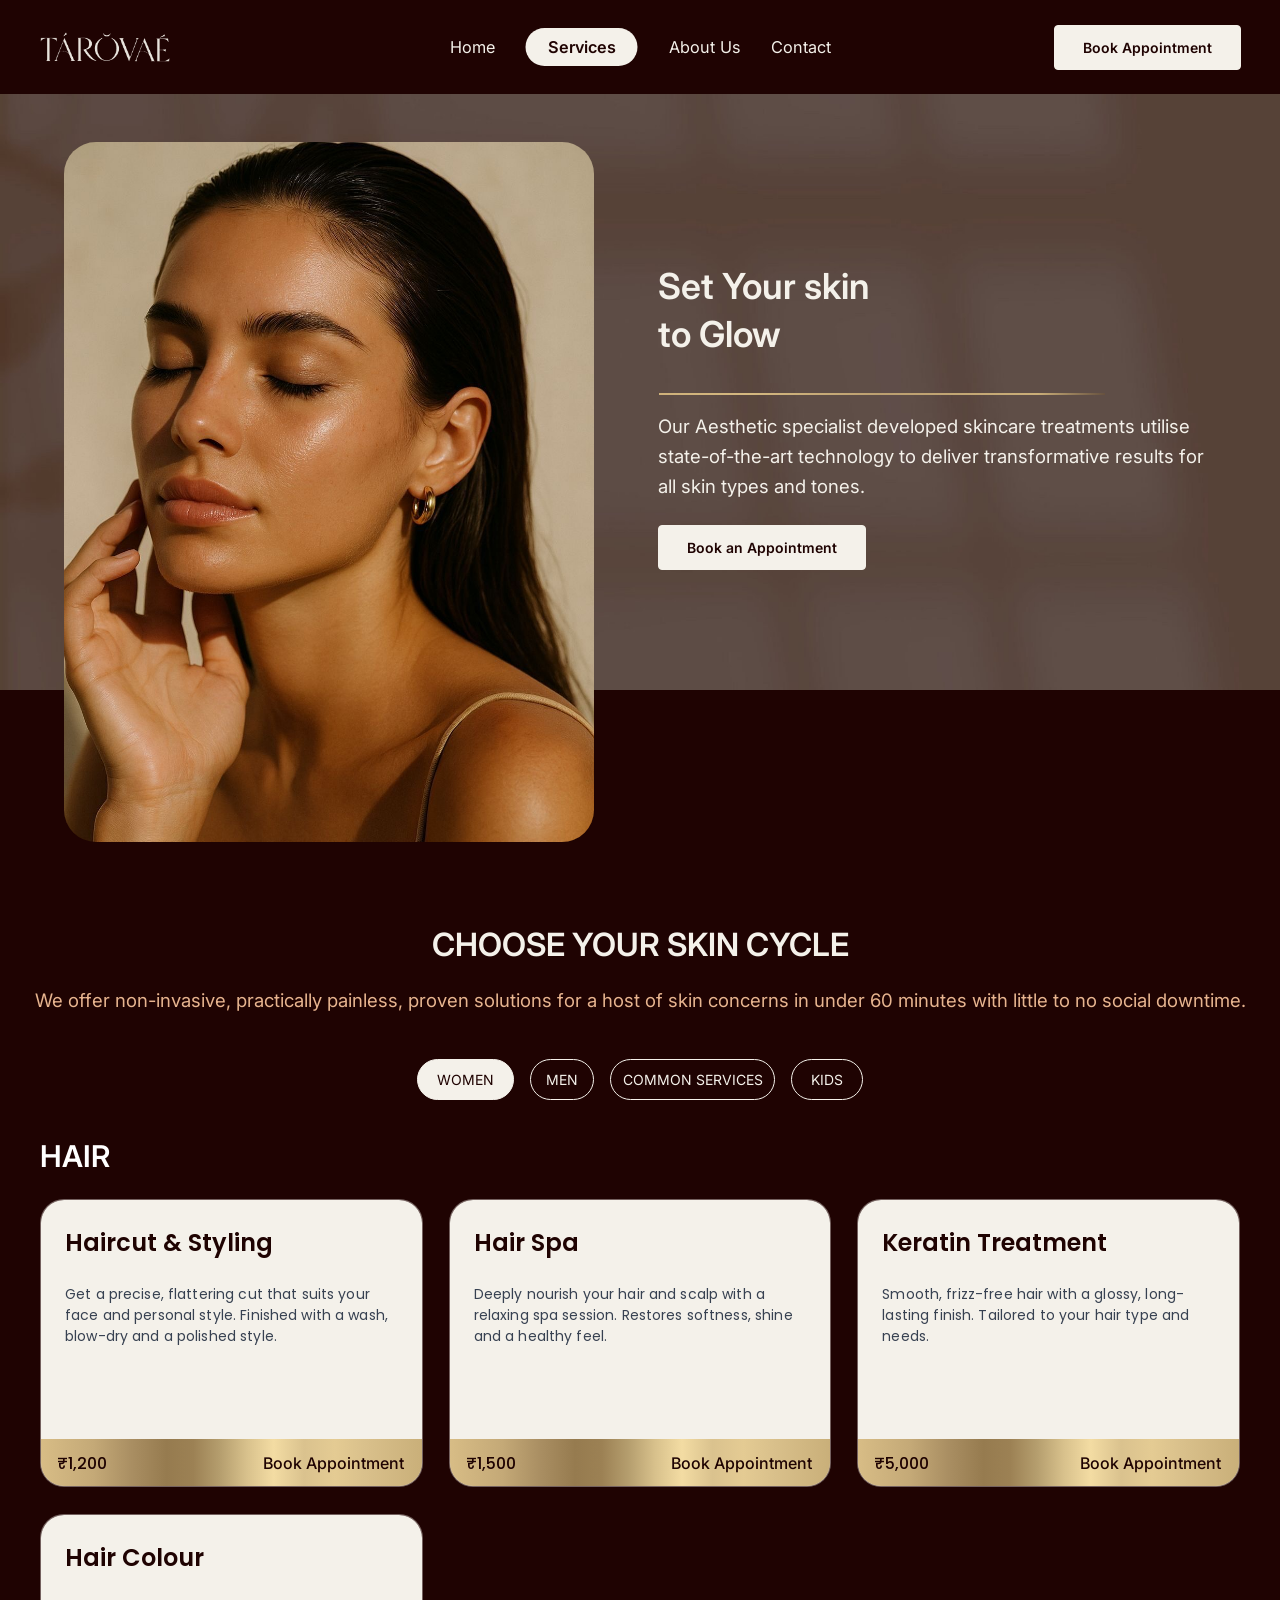
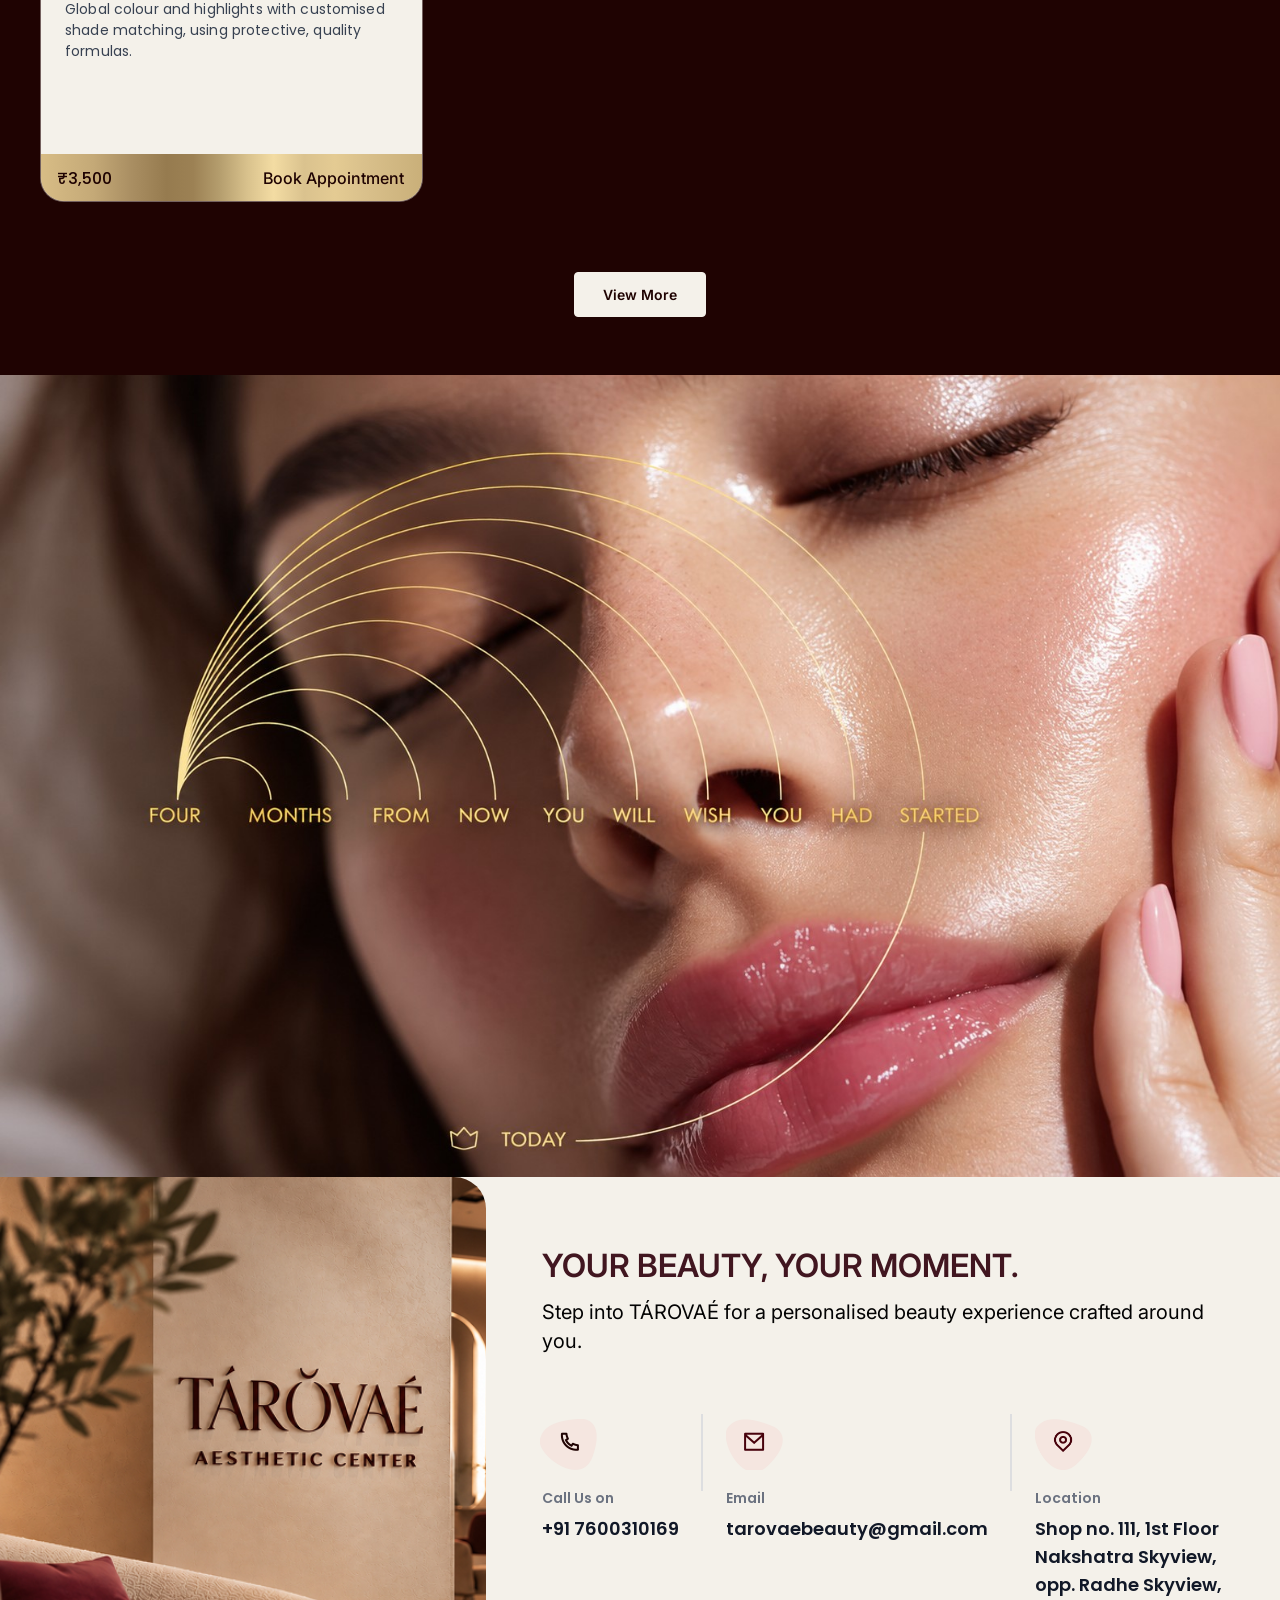
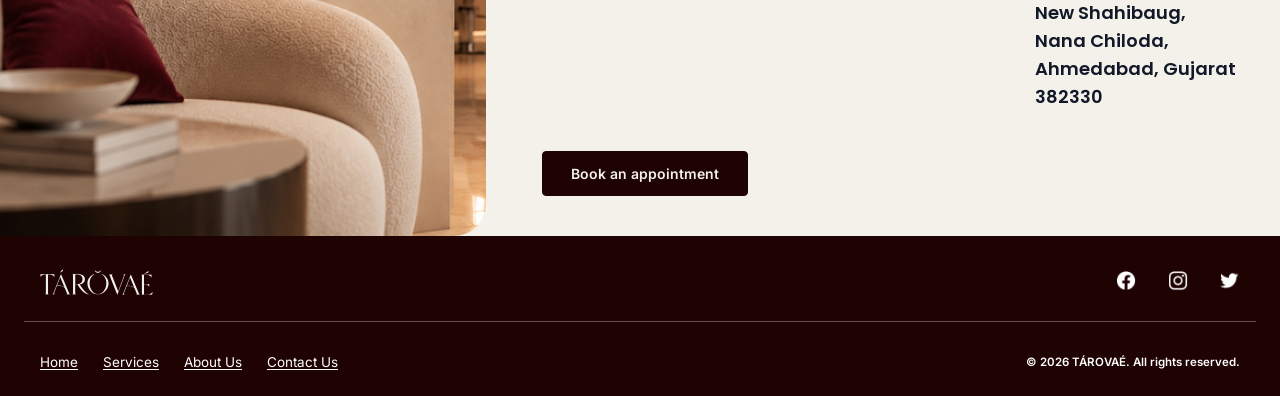
<file: services.html>
<!DOCTYPE html>
<html lang="en">
<head>
<meta charset="UTF-8">
<meta name="viewport" content="width=device-width, initial-scale=1">
<title>Services | TÁROVAÉ</title>
<meta name="description" content="Explore TÁROVAÉ services: skin aesthetics, hair, makeup and more, personalised for you. Ahmedabad.">
<link rel="preconnect" href="https://fonts.googleapis.com">
<link rel="preconnect" href="https://fonts.gstatic.com" crossorigin>
<link href="https://fonts.googleapis.com/css2?family=Cormorant+Garamond:wght@500;600&family=Inter:wght@300;400;500;600;700&family=Playfair+Display:ital@1&family=Poppins:wght@400;500;600&display=swap" rel="stylesheet">
<link rel="stylesheet" href="css/style.css">
<link rel="stylesheet" href="css/booking.css">
</head>
<body class="page-services">

<header class="header">
  <div class="wrap">
    <a href="index.html" class="logo" aria-label="TÁROVAÉ home"><img src="assets/images/logo.png" alt="TÁROVAÉ" width="130" height="30"></a>
    <nav class="nav" id="nav" aria-label="Main">
      <a href="index.html">Home</a>
      <a href="services.html" class="active">Services</a>
      <a href="about.html">About Us</a>
      <a href="contact.html">Contact</a>
    </nav>
    <a href="contact.html#form" class="header-cta">Book Appointment</a>
    <button class="burger" id="burger" type="button" aria-label="Open menu" aria-controls="drawer" aria-expanded="false"><span></span><span></span></button>
  </div>
</header>
<div class="drawer" id="drawer" role="dialog" aria-modal="true" aria-label="Menu" aria-hidden="true">
  <div class="drawer-head"><a href="index.html" aria-label="TÁROVAÉ home"><img src="assets/images/logo.png" alt="TÁROVAÉ" width="130" height="30"></a><button class="drawer-close" id="drawerClose" type="button" aria-label="Close menu"></button></div>
  <nav class="drawer-nav" aria-label="Mobile"><a href="index.html">Home</a><a href="services.html" class="active">Services</a><a href="about.html">About Us</a><a href="contact.html">Contact</a></nav>
  <div class="drawer-foot"><a href="contact.html#form" class="btn">Book Appointment</a><p><a href="tel:+917600310169">+91 7600310169</a><br><a href="mailto:tarovaebeauty@gmail.com">tarovaebeauty@gmail.com</a></p></div>
</div>


<main>
<section class="s-hero" id="top">
  <div class="wrap">
    <img class="s-portrait" src="assets/images/services-portrait.jpg" alt="Woman with glowing skin" width="682" height="901">
    <div class="s-hero-content">
      <h1>Set Your skin<br>to Glow</h1>
      <span class="s-rule"></span>
      <p>Our Aesthetic specialist developed skincare treatments <br class="br">utilise state-of-the-art technology to deliver <br class="br">transformative results for all skin types and tones.</p>
      <a href="#contact" class="btn btn-light">Book an Appointment</a>
    </div>
  </div>
</section>

<section class="cycle" id="services">
  <h2 class="reveal">Choose your skin cycle</h2>
  <p class="sub reveal d1">We offer non-invasive, practically painless, proven solutions for a host of skin concerns <br class="br">in under 60 minutes with little to no social downtime.</p>
  <div class="s-tabs reveal" role="tablist" aria-label="Service categories"><button class="s-tab" role="tab" id="stab-women" aria-controls="spanel-women" aria-selected="true">Women</button><button class="s-tab" role="tab" id="stab-men" aria-controls="spanel-men" aria-selected="false">Men</button><button class="s-tab" role="tab" id="stab-common" aria-controls="spanel-common" aria-selected="false">Common Services</button><button class="s-tab" role="tab" id="stab-kids" aria-controls="spanel-kids" aria-selected="false">Kids</button></div>
  <div class="wrap s-panels reveal d1">
      <div class="s-panel active" role="tabpanel" id="spanel-women" aria-labelledby="stab-women">
        <h3 class="s-label">Hair</h3>
        <div class="s-grid" data-bk-cat="hair">
        <article class="card s-card"><div class="card-body"><h3>Haircut &amp; Styling</h3><p>Get a precise, flattering cut that suits your face<br class="br"> and personal style. Finished with a wash, blow-dry<br class="br"> and a polished style.</p></div><div class="card-foot"><span>₹1,200</span><a href="#contact">Book Appointment</a></div></article>
        <article class="card s-card"><div class="card-body"><h3>Hair Spa</h3><p>Deeply nourish your hair and scalp with a relaxing<br class="br"> spa session. Restores softness, shine and a<br class="br"> healthy feel.</p></div><div class="card-foot"><span>₹1,500</span><a href="#contact">Book Appointment</a></div></article>
        <article class="card s-card"><div class="card-body"><h3>Keratin Treatment</h3><p>Smooth, frizz-free hair with a glossy, long-lasting<br class="br"> finish. Tailored to your hair type and needs.</p></div><div class="card-foot"><span>₹5,000</span><a href="#contact">Book Appointment</a></div></article>
        <article class="card s-card"><div class="card-body"><h3>Hair Colour</h3><p>Global colour and highlights with customised shade<br class="br"> matching, using protective, quality formulas.</p></div><div class="card-foot"><span>₹3,500</span><a href="#contact">Book Appointment</a></div></article>
        </div>
        <div class="s-extra" id="sextra-women" inert>
          <div class="s-extra-inner">
            <span class="s-extra-rule" aria-hidden="true"></span>
            <h3 class="s-label">Chemical Hair Treatments</h3>
            <div class="s-grid" data-bk-cat="hair">
          <article class="card s-card"><div class="card-body"><h3>Keratin</h3><p>Make your hair smoother, softer, and easier to<br class="br"> manage. Keratin helps reduce frizz and gives your<br class="br"> hair a sleek, polished, and healthy-looking finish.</p></div><div class="card-foot"><span>Starting from ₹5,000</span><a href="#contact">Book Appointment</a></div></article>
          <article class="card s-card"><div class="card-body"><h3>Botox</h3><p>Give dry and damaged hair a nourishing boost.<br class="br"> This treatment helps improve softness, shine, and<br class="br"> manageability while leaving your hair looking<br class="br"> healthier and more refreshed.</p></div><div class="card-foot"><span>Starting from ₹6,000</span><a href="#contact">Book Appointment</a></div></article>
          <article class="card s-card"><div class="card-body"><h3>Smoothening</h3><p>Get smoother, more manageable hair with<br class="br"> reduced frizz. Perfect for a neat and polished look<br class="br"> that makes everyday styling easier.</p></div><div class="card-foot"><span>Starting from ₹5,000</span><a href="#contact">Book Appointment</a></div></article>
          <article class="card s-card"><div class="card-body"><h3>Kera Smooth</h3><p>Tame unruly and frizzy hair with a smoothing<br class="br"> treatment that leaves it softer and easier to style.<br class="br"> Enjoy a clean, sleek, and well-groomed finish.</p></div><div class="card-foot"><span>Starting from ₹7,000</span><a href="#contact">Book Appointment</a></div></article>
          <article class="card s-card"><div class="card-body"><h3>Perming</h3><p>Add curls or waves to your hair for a fresh new<br class="br"> look. Choose the style and volume you prefer for a<br class="br"> more textured and effortless appearance.</p></div><div class="card-foot"><span>Starting from ₹5,000</span><a href="#contact">Book Appointment</a></div></article>
            </div>
          </div>
        </div>
      </div>
      <div class="s-panel" role="tabpanel" id="spanel-men" aria-labelledby="stab-men">
        <h3 class="s-label">Hair</h3>
        <div class="s-grid" data-bk-cat="hair">
        <article class="card s-card"><div class="card-body"><h3>Haircut</h3><p>Get a clean, sharp haircut that suits your face<br class="br"> shape and personal style. Whether you prefer a<br class="br"> classic or modern look, we’ll give your hair a fresh<br class="br"> and well-groomed finish.</p></div><div class="card-foot"><span>₹1,000</span><a href="#contact">Book Appointment</a></div></article>
        <article class="card s-card"><div class="card-body"><h3>Beard</h3><p>Keep your beard neat, shaped, and well-defined.<br class="br"> Get a clean trim that suits your face and gives<br class="br"> you a polished, confident look.</p></div><div class="card-foot"><span>₹800</span><a href="#contact">Book Appointment</a></div></article>
        <article class="card s-card"><div class="card-body"><h3>Clean Shave</h3><p>Enjoy a smooth, clean shave with a fresh and<br class="br"> comfortable finish. Perfect for a sharp, well-<br class="br">groomed look without irritation.</p></div><div class="card-foot"><span>₹700</span><a href="#contact">Book Appointment</a></div></article>
        <article class="card s-card"><div class="card-body"><h3>Styling</h3><p>Get your hair styled for a clean and polished look.<br class="br"> Whether it’s for everyday wear or a special<br class="br"> occasion, we’ll create a style that suits you.</p></div><div class="card-foot"><span>₹500</span><a href="#contact">Book Appointment</a></div></article>
        <article class="card s-card"><div class="card-body"><h3>Shampoo &amp; Conditioning</h3><p>Refresh your hair and scalp with a relaxing<br class="br"> shampoo and conditioning session. It helps<br class="br"> cleanse, soften, and nourish your hair while<br class="br"> leaving it feeling fresh and healthy.</p></div><div class="card-foot"><span>₹800</span><a href="#contact">Book Appointment</a></div></article>
        </div>
        <div class="s-extra" id="sextra-men" inert>
          <div class="s-extra-inner">
            <span class="s-extra-rule" aria-hidden="true"></span>
            <h3 class="s-label">Chemical Hair Treatments</h3>
            <div class="s-grid" data-bk-cat="hair">
          <article class="card s-card"><div class="card-body"><h3>Keratin</h3><p>Make your hair smoother, softer, and easier to<br class="br"> manage. Keratin helps reduce frizz and gives your<br class="br"> hair a sleek, polished, and healthy-looking finish.</p></div><div class="card-foot"><span>Starting from ₹5,000</span><a href="#contact">Book Appointment</a></div></article>
          <article class="card s-card"><div class="card-body"><h3>Botox</h3><p>Give dry and damaged hair a nourishing boost.<br class="br"> This treatment helps improve softness, shine, and<br class="br"> manageability while leaving your hair looking<br class="br"> healthier and more refreshed.</p></div><div class="card-foot"><span>Starting from ₹6,000</span><a href="#contact">Book Appointment</a></div></article>
          <article class="card s-card"><div class="card-body"><h3>Smoothening</h3><p>Get smoother, more manageable hair with<br class="br"> reduced frizz. Perfect for a neat and polished look<br class="br"> that makes everyday styling easier.</p></div><div class="card-foot"><span>Starting from ₹5,000</span><a href="#contact">Book Appointment</a></div></article>
          <article class="card s-card"><div class="card-body"><h3>Kera Smooth</h3><p>Tame unruly and frizzy hair with a smoothing<br class="br"> treatment that leaves it softer and easier to style.<br class="br"> Enjoy a clean, sleek, and well-groomed finish.</p></div><div class="card-foot"><span>Starting from ₹7,000</span><a href="#contact">Book Appointment</a></div></article>
          <article class="card s-card"><div class="card-body"><h3>Perming</h3><p>Add curls or waves to your hair for a fresh new<br class="br"> look. Choose the style and volume you prefer for a<br class="br"> more textured and effortless appearance.</p></div><div class="card-foot"><span>Starting from ₹5,000</span><a href="#contact">Book Appointment</a></div></article>
            </div>
          </div>
        </div>
      </div>
      <div class="s-panel" role="tabpanel" id="spanel-common" aria-labelledby="stab-common">
        <h3 class="s-label">Manicure &amp; Pedicure</h3>
        <div class="s-grid" data-bk-cat="nails">
        <article class="card s-card" data-bk-service="Classic Manicure &amp; Pedicure"><div class="card-body"><h3>Classic</h3><p>A simple manicure and pedicure to keep your<br class="br"> hands, feet, nails, and cuticles clean and well-<br class="br">groomed. Perfect for regular care and a fresh,<br class="br"> neat finish.</p></div><div class="card-foot"><span>₹1,500 – ₹2,000</span><a href="#contact">Book Appointment</a></div></article>
        <article class="card s-card" data-bk-service="Premium Manicure &amp; Pedicure"><div class="card-body"><h3>Premium</h3><p>Enjoy deeper care with exfoliation, nail shaping,<br class="br"> cuticle care, and a relaxing massage. Leaves your<br class="br"> hands and feet feeling soft, smooth, refreshed,<br class="br"> and well-maintained.</p></div><div class="card-foot"><span>₹2,000 – ₹2,500</span><a href="#contact">Book Appointment</a></div></article>
        <article class="card s-card" data-bk-service="Luxury Manicure &amp; Pedicure"><div class="card-body"><h3>Luxury</h3><p>A complete pampering experience with detailed<br class="br"> nail and cuticle care, exfoliation, massage, and<br class="br"> nourishing treatments. Perfect for beautifully<br class="br"> groomed hands and feet with a relaxed, polished<br class="br"> finish.</p></div><div class="card-foot"><span>₹3,000 – ₹3,500</span><a href="#contact">Book Appointment</a></div></article>
        </div>
        <div class="s-extra" id="sextra-common" inert>
          <div class="s-extra-inner">
            <span class="s-extra-rule" aria-hidden="true"></span>
            <h3 class="s-label">Skin</h3>
            <div class="s-grid" data-bk-cat="skin">
        <article class="card s-card"><div class="card-body"><h3>Face Treatment</h3><p>Deep cleanse, hydrate &amp; refresh.<br class="br"> Tailored to your skin’s needs.<br class="br"> Reveal a healthy, natural glow.<br class="br"> Perfect for skin rejuvenation.</p></div><div class="card-foot"><span>₹2,000</span><a href="#contact">Book Appointment</a></div></article>
        <article class="card s-card"><div class="card-body"><h3>Microneedling</h3><p>Boost skin renewal naturally.<br class="br"> Improve texture &amp; tone.<br class="br"> Reduce the look of fine lines.<br class="br"> Reveal smoother-looking skin.</p></div><div class="card-foot"><span>₹2,000</span><a href="#contact">Book Appointment</a></div></article>
        <article class="card s-card"><div class="card-body"><h3>Dermaplaning</h3><p>Gently exfoliate &amp; remove peach fuzz.<br class="br"> Reveal softer, smoother skin.<br class="br"> Create a fresh makeup canvas.<br class="br"> Achieve an instant glow.</p></div><div class="card-foot"><span>₹2,000</span><a href="#contact">Book Appointment</a></div></article>
        <article class="card s-card"><div class="card-body"><h3>Radio Frequency (RF)</h3><p>Non-invasive skin rejuvenation.<br class="br"> Improve firmness &amp; texture.<br class="br"> Smooth and refresh your skin.<br class="br"> Reveal a youthful-looking glow.</p></div><div class="card-foot"><span>₹2,000</span><a href="#contact">Book Appointment</a></div></article>
            </div>
          </div>
        </div>
      </div>
      <div class="s-panel" role="tabpanel" id="spanel-kids" aria-labelledby="stab-kids">
        <h3 class="s-label">Hair</h3>
        <div class="s-grid" data-bk-cat="hair">
        <article class="card s-card"><div class="card-body"><h3>Kids Haircut</h3><p>A gentle, comfortable haircut for little ones in a<br class="br"> calm, friendly environment.</p></div><div class="card-foot"><span>₹500</span><a href="#contact">Book Appointment</a></div></article>
        <article class="card s-card"><div class="card-body"><h3>Kids Styling</h3><p>Neat, age-appropriate styling for school days<br class="br"> and special occasions.</p></div><div class="card-foot"><span>₹400</span><a href="#contact">Book Appointment</a></div></article>
        </div>
      </div>
  </div>
  <div class="s-more-wrap reveal" id="sMoreWrap"><button type="button" class="btn btn-light s-more" id="sMore" aria-expanded="false" aria-controls="sextra-women">View More</button></div>
  <div class="s-note-wrap" id="sNote" data-for="spanel-common" hidden>
    <div class="s-note">
      <svg class="s-note-l" viewBox="0 0 330 98" preserveAspectRatio="none" aria-hidden="true"><path d="M0 0H150C205 0 222 22 232 52C244 86 270 98 330 98H0Z" fill="#efe6dd"/><path d="M150 0C205 0 222 22 232 52C244 86 270 98 330 98" fill="none" stroke="#d6b88c" stroke-width="1"/></svg>
      <svg class="s-note-r" viewBox="0 0 230 98" preserveAspectRatio="none" aria-hidden="true"><defs><linearGradient id="noteSw" x1="0" y1="0" x2="1" y2="0"><stop offset="0" stop-color="#ece3d8"/><stop offset="1" stop-color="#e2d6c7"/></linearGradient></defs><path d="M52 98C130 98 150 0 230 0V98Z" fill="url(#noteSw)"/><path d="M0 98C95 98 120 6 205 0" fill="none" stroke="#d6b88c" stroke-width="1"/><path d="M30 98C112 98 136 4 220 0" fill="none" stroke="#f7f1e8" stroke-width="2"/></svg>
      <span class="s-note-tag">Note</span>
      <p class="s-note-text">Consultation charges are <b>First Visit – ₹1200</b>, <span class="s-note-2">Second Visit – <b>₹900</b></span></p>
    </div>
  </div>
</section>

<section class="s-banner zoom"><img src="assets/images/skin-cycle-banner.jpg" alt="Four months from now you will wish you had started today" width="1584" height="993" loading="lazy"></section>

<section class="contact" id="contact">
  <div class="wrap">
    <div class="contact-img"><img src="assets/images/studio.jpg" alt="TÁROVAÉ Aesthetic Center interior" loading="lazy"></div>
    <div class="contact-info">
      <h2 class="reveal">Your beauty, your moment.</h2>
      <p class="reveal d1">Step into TÁROVAÉ for a personalised beauty experience crafted <br class="br">around you.</p>
      <div class="info-row reveal d2">
        <div class="info-item"><img src="assets/images/icon-phone.png" alt=""><small>Call Us on</small><strong><a href="tel:+917600310169">+91 7600310169</a></strong></div>
        <div class="info-item"><img src="assets/images/icon-mail.png" alt=""><small>Email</small><strong><a href="mailto:tarovaebeauty@gmail.com">tarovaebeauty@gmail.com</a></strong></div>
        <div class="info-item"><img src="assets/images/icon-pin.png" alt=""><small>Location</small><strong>Shop no. 111, 1st Floor Nakshatra Skyview, opp. Radhe Skyview, New Shahibaug, Nana Chiloda, Ahmedabad, Gujarat 382330</strong></div>
      </div>
      <a href="tel:+917600310169" class="btn btn-dark">Book an appointment</a>
    </div>
  </div>
</section>
</main>

<footer class="footer">
  <div class="wrap">
    <a href="index.html" class="footer-logo" aria-label="TÁROVAÉ home"><img src="assets/images/logo-footer.png" alt="TÁROVAÉ"></a>
    <div class="socials"><a href="#" aria-label="Facebook"><img src="assets/images/social-fb.png" alt=""></a><a href="#" aria-label="Instagram"><img src="assets/images/social-ig.png" alt=""></a><a href="#" aria-label="Twitter"><img src="assets/images/social-x.png" alt=""></a></div>
    <div class="footer-line"></div>
    <nav class="footer-links" aria-label="Footer"><a href="index.html">Home</a><a href="services.html" class="active">Services</a><a href="about.html">About Us</a><a href="contact.html">Contact Us</a></nav>
    <span class="copy">© 2026 TÁROVAÉ. All rights reserved.</span>
  </div>
</footer>

<script src="js/main.js"></script>
<script src="js/booking.js"></script>
</body>
</html>
</file>
<file: css/style.css>
/* =====================================================
   TÁROVAÉ — Stylesheet (values measured from the PDF, 1440px design)
   Saare colors / fonts / sizes :root me hain
   ===================================================== */
:root {
  /* Colors (sampled from reference) */
  --c-dark: #1f0302;          /* header, dark sections, dark buttons */
  --c-cream: #f4f1ea;         /* page bg, cards, light buttons */
  --c-cream-2: #f6ede4;       /* header button, tab bar, light text on dark */
  --c-maroon: #411620;        /* headings on cream, inactive tab text/border */
  --c-ink: #1a1312;           /* results heading */
  --c-peach: #e7b48f;         /* house paragraph */
  --c-gold-line: #b99668;     /* journey underline */
  --c-gold-num: #d0b892;      /* journey numbers */
  --c-card-curve: #f7e8d6;
  --c-card-text: #374151;
  --c-label: #6b7280;
  --c-value: #111827;
  --c-divider: #dddee0;
  --c-blob: #f5e6e0;
  --c-white: #ffffff;
  --gold-bar: linear-gradient(90deg, #d8bd86 0%, #c4a977 14%, #a98e62 24%, #967b4f 33%, #9c8154 40%, #b59e6e 47%, #d8c18c 54%, #f3dca3 61%, #dac28e 69%, #e4cb93 77%, #d9c08b 85%, #c9af79 100%);
  --gold-rule: linear-gradient(90deg, #cfb27b 0%, #d1b67f 12%, #ab9061 24%, #94774c 36%, #a88d61 48%, #dbc38e 60%, #f5dca4 72%, #e0c991 86%, #cfb67f 100%);

  /* Fonts */
  --f-main: "Inter", sans-serif;
  --f-card: "Poppins", sans-serif;
  --f-serif: "Cormorant Garamond", serif;
  --f-num: "Playfair Display", serif;

  /* Layout */
  --page: 1440px;
  --radius-btn: 4px;           /* one radius for every button (same as header button) */
  --btn-pad: 13px 28px;        /* one padding for every button (+1px border = 45px tall, same as header) */
  --radius-img: 32px;          /* large photos */
  --radius-img-sm: 24px;       /* smaller photos (before/after) and phones */
  --fw-heading: 600;           /* all headings semibold */
  --ease: cubic-bezier(.22, .61, .36, 1);
}

/* ---------- Reset ---------- */
*, *::before, *::after { margin: 0; padding: 0; box-sizing: border-box; }
html { scroll-behavior: smooth; scroll-padding-top: 94px; }
body { font-family: var(--f-main); font-size: 16px; color: var(--c-dark); background: var(--c-cream); -webkit-font-smoothing: antialiased; overflow-x: hidden; }
img { display: block; max-width: 100%; }
a { color: inherit; text-decoration: none; }
ul { list-style: none; }
button { font: inherit; color: inherit; background: none; border: 0; cursor: pointer; }
:focus-visible { outline: 2px solid var(--c-peach); outline-offset: 3px; }
.wrap { position: relative; max-width: var(--page); margin: 0 auto; }

/* ---------- Buttons (each variant separate, as in reference) ---------- */
.btn, .header-cta, .f-submit { display: inline-flex; align-items: center; justify-content: center; gap: 8px; padding: var(--btn-pad); font-family: var(--f-main); font-size: 14px; font-weight: 600; line-height: 17px; border-radius: var(--radius-btn); border: 1px solid transparent; white-space: nowrap; cursor: pointer; transition: background-color .3s var(--ease), color .3s var(--ease), border-color .3s var(--ease); }
/* Every button has the same size and style as the header "Book Appointment" button.
   Hover swaps the colours: light button -> dark brand bg + light text, dark button -> light bg + dark text. */
.btn-dark { background: var(--c-dark); color: var(--c-cream); border-color: var(--c-dark); }    /* filled dark */
.btn-outline { background: transparent; color: var(--c-dark); border-color: var(--c-dark); }   /* transparent + 1px border */
.btn-light, .header-cta, .f-submit { background: var(--c-cream); color: var(--c-dark); border-color: var(--c-cream); } /* filled light */
.btn-light:hover, .header-cta:hover, .f-submit:hover:not([disabled]) { background: var(--c-dark); color: var(--c-cream); border-color: var(--c-cream); }
.btn-dark:hover { background: var(--c-cream); color: var(--c-dark); border-color: var(--c-dark); }
.btn-outline:hover { background: var(--c-dark); color: var(--c-cream); border-color: var(--c-dark); }
.btn:active, .header-cta:active, .f-submit:active { opacity: .85; }

/* ---------- Header (solid, 94px) ---------- */
.header { position: sticky; top: 0; z-index: 50; height: 94px; background: var(--c-dark); }
.header .wrap { display: flex; align-items: center; justify-content: space-between; height: 94px; padding: 0 39px 0 40px; }
.logo img { width: auto; height: 30px; }
.nav { position: absolute; left: 492px; top: 50%; transform: translateY(-50%); display: flex; align-items: center; gap: 31px; }
.nav a { font-size: 16.3px; font-weight: 400; color: var(--c-cream); line-height: 1; transition: opacity .3s; }
.nav a:hover { opacity: .7; }
.nav a.active { display: inline-flex; align-items: center; justify-content: center; height: 38px; padding: 0 22px; background: var(--c-cream); color: var(--c-dark); font-weight: 600; border-radius: 19px; opacity: 1; }
.burger { display: none; width: 40px; height: 40px; flex-direction: column; justify-content: center; align-items: center; gap: 6px; }
.burger span { width: 24px; height: 2px; background: var(--c-cream); }

/* ---------- Hero (800px) ---------- */
.hero { position: relative; height: 800px; overflow: hidden; background: #cbb49d; }
.hero-bg { position: absolute; inset: 0; width: 100%; height: 100%; object-fit: cover; object-position: center; }
.hero .wrap { height: 100%; }
.hero-content { position: absolute; left: 73px; top: 236px; color: var(--c-white); }
.hero h1 { font-weight: var(--fw-heading); font-size: 64px; line-height: 74px; text-transform: uppercase; }
.hero p { margin-top: 21px; font-size: 18.6px; font-weight: 400; line-height: 30px; }
.hero-btns { display: flex; gap: 22px; margin-top: 61px; }

/* ---------- Beauty house (734px) ---------- */
.house { background: var(--c-dark); }
.house .wrap { display: flex; padding: 63px 0 0 128px; height: 734px; }
.house-img { flex: none; width: 658px; height: 671px; overflow: hidden; border-radius: var(--radius-img) var(--radius-img) 0 0; }
.house-img img { width: 100%; height: 100%; object-fit: cover; }
.house-text { margin: 134px 0 0 56px; }
.house-text h2 { font-size: 32px; font-weight: var(--fw-heading); line-height: 37.4px; text-transform: uppercase; color: var(--c-white); }
.house-text p { margin-top: 44px; font-size: 30px; font-weight: 300; line-height: 37px; color: var(--c-peach); }
.house-rule { display: block; width: 533px; height: 3px; margin: 39px 0 0 2px; background: var(--gold-rule); transform-origin: left; }
.house-text .btn { margin: 23px 0 0 2px; }

/* ---------- Results ---------- */
.results { padding: 57px 0 36px; text-align: center; background: var(--c-cream); }
.results h2 { font-size: 32px; font-weight: var(--fw-heading); line-height: 37px; text-transform: uppercase; color: var(--c-ink); }
.results .sub { margin-top: 13px; font-size: 18.6px; line-height: 28px; color: var(--c-ink); }
.ba { width: 456px; margin: 52px auto 0; }
.ba img { width: 456px; height: 814px; border-radius: var(--radius-img-sm); }
.disclaimer { margin: 34px auto 0; font-size: 12.5px; font-style: italic; line-height: 17px; color: #6b7280; }
.results .btn { margin-top: 54px; }

/* ---------- Services ---------- */
.services { background: var(--c-dark); color: var(--c-white); }
.services-head { padding: 74px 39px 0; }
.services-head h2 { font-size: 32px; font-weight: var(--fw-heading); line-height: 40px; }
.services-head p { margin-top: 10px; font-size: 14.8px; font-weight: 400; line-height: 22px; }
.tabbar { margin-top: 57px; height: 64px; background: var(--c-cream-2); }
.tabbar .wrap { display: flex; align-items: center; gap: 26px; height: 64px; padding: 0 20px; }
.tab { height: 41px; padding: 0; font-family: var(--f-main); font-size: 14px; font-weight: 400; line-height: 1; text-transform: uppercase; color: var(--c-maroon); border: 1px solid var(--c-maroon); border-radius: 21px; transition: opacity .3s; }
.tab:nth-child(1) { width: 163px; } .tab:nth-child(2) { width: 150px; } .tab:nth-child(3) { width: 89px; } .tab:nth-child(4) { width: 70px; }
.tab:hover { opacity: .7; }
.tab[aria-selected="true"] { background: var(--c-dark); border-color: var(--c-dark); color: var(--c-cream); }
.tab[aria-selected="true"]:hover { opacity: 1; }
.panels { padding: 81px 29px 0; min-height: 332px; }
.panel { display: none; grid-template-columns: repeat(4, 1fr); gap: 31.5px; }
.panel.active { display: grid; }
.panel.active .card { animation: panelIn .6s var(--ease) both; }
.panel.active .card:nth-child(2) { animation-delay: .07s; }
.panel.active .card:nth-child(3) { animation-delay: .14s; }
.panel.active .card:nth-child(4) { animation-delay: .21s; }
@keyframes panelIn { from { opacity: 0; transform: translateY(18px); } to { opacity: 1; transform: none; } }
.card { position: relative; display: flex; flex-direction: column; height: 251px; overflow: hidden; background: var(--c-cream); color: var(--c-dark); border-radius: 24px; transition: transform .4s var(--ease); }
.card:hover { transform: translateY(-4px); }
.card::before { content: ""; position: absolute; top: 0; right: 0; width: 96px; height: 112px; background: radial-gradient(circle at 0 97px, transparent 93px, var(--c-card-curve) 94px); }
.card-body { position: relative; flex: 1; padding: 29px 22px 0; }
.card h3 { font-family: var(--f-card); font-size: 24px; font-weight: 600; line-height: 29px; color: var(--c-dark); }
.card p { margin-top: 27px; font-family: var(--f-card); font-size: 14px; font-weight: 400; line-height: 21px; letter-spacing: .13px; color: var(--c-card-text); }
.card-foot { position: relative; display: flex; align-items: center; justify-content: space-between; height: 48px; padding: 0 19px 0 17px; background: var(--gold-bar); font-size: 16px; font-weight: 500; color: var(--c-dark); }
.card-foot span { font-family: var(--f-card); }
.card-foot a { font-family: var(--f-main); }
.card-foot a { transition: opacity .3s; }
.card-foot a:hover { opacity: .7; }
.services-more { padding: 81px 0 44px; text-align: center; }

/* ---------- Tech / founder ---------- */
.tech { padding: 77px 0 65px; text-align: center; background: var(--c-cream); }
.tech h2 { font-size: 32px; font-weight: var(--fw-heading); line-height: 38px; text-transform: uppercase; color: var(--c-maroon); }
.tech .sub { margin-top: 27px; font-size: 18.6px; line-height: 28px; color: var(--c-maroon); }
.founder { position: relative; width: 1310px; margin: 85px auto 0; }
.founder img { width: 1310px; height: 739px; border-radius: var(--radius-img); }
.founder-info { position: absolute; left: 31px; top: 497px; text-align: left; color: var(--c-dark); }
.founder-info h4 { font-family: var(--f-serif); font-size: 28px; font-weight: var(--fw-heading); line-height: 34px; }
.founder-info p { margin-top: 8px; font-size: 18px; font-weight: 300; line-height: 25px; text-transform: uppercase; }
.tech .btn { margin-top: 64px; }

/* ---------- Journey ---------- */
.journey { height: 409px; background: var(--c-dark); color: var(--c-white); }
.journey .wrap { height: 100%; padding-top: 68px; }
.journey-head { text-align: center; }
.journey-head h2 { font-size: 32px; font-weight: var(--fw-heading); line-height: 38px; text-transform: uppercase; }
.journey-rule { display: block; width: 188px; height: 2px; margin: 10px auto 0; background: var(--c-gold-line); }
.journey-head p { margin-top: 12px; font-size: 18.6px; line-height: 28px; }
.steps { display: grid; grid-template-columns: repeat(4, 333.5px); margin: 73px 0 0 63px; }
.step small { display: block; font-family: var(--f-num); font-style: italic; font-size: 22px; line-height: 26px; color: var(--c-gold-num); }
.step h4 { margin-top: 8px; font-size: 18.6px; font-weight: 600; line-height: 22px; }
.step p { margin-top: 5px; font-size: 14.4px; line-height: 22px; }

/* ---------- World ---------- */
.world { background: #000; }
.world .wrap { max-width: none; line-height: 0; }  /* full-bleed like the PDF */
.world img { width: 100%; height: auto; }
.world-overlay { position: absolute; left: max(64px, 4.45vw); bottom: max(74px, 5.14vw); color: var(--c-white); line-height: 1; }
.world-overlay h2 { font-size: 35px; font-weight: var(--fw-heading); line-height: 42px; text-transform: uppercase; }
.world-overlay p { margin-top: 7px; font-size: 18.6px; line-height: 28px; }
.world-overlay .btn { margin: 30px 0 0 4px; }

/* ---------- Contact (598px) ---------- */
.contact { background: var(--c-cream); }
.contact .wrap { display: flex; height: 598px; }
.contact-img { flex: none; width: 505px; height: 598px; overflow: hidden; border-radius: 0 var(--radius-img) var(--radius-img) 0; }
.contact-img img { width: 100%; height: 100%; object-fit: cover; object-position: left center; }
.contact-info { flex: 1; display: flex; flex-direction: column; padding: 100px 0 21px 125px; }
.contact-info h2 { font-size: 32px; font-weight: var(--fw-heading); line-height: 38px; text-transform: uppercase; color: var(--c-maroon); }
.contact-info > p { margin-top: 13px; font-size: 20px; line-height: 29px; color: #030303; }
.info-row { display: flex; margin: 63px 0 0 -2px; }
.info-item { position: relative; padding-left: 25px; }
.info-item:first-child { width: 172px; padding-left: 0; }
.info-item:nth-child(2) { width: 279px; }
.info-item:nth-child(3) { flex: 1; padding-right: 20px; }
.info-item + .info-item::before { content: ""; position: absolute; left: 0; top: -5px; width: 2px; height: 77px; background: var(--c-divider); }
.info-item img { width: 57px; height: 51px; }
.info-item small { display: block; margin-top: 18px; font-family: var(--f-card); font-size: 14px; font-weight: 600; line-height: 21px; color: var(--c-label); }
.info-item strong { display: block; margin-top: 5.5px; font-family: var(--f-card); font-size: 18px; font-weight: 600; line-height: 28px; color: var(--c-value); }
.info-item:first-child small { margin-left: 2px; } .info-item:first-child strong { margin-left: 2px; }
.contact-info .btn { margin-top: auto; align-self: flex-start; }

/* ---------- Footer (166px) ---------- */
.footer { background: var(--c-dark); color: var(--c-white); }
.footer .wrap { height: 166px; }
.footer-logo { position: absolute; left: 64px; top: 33px; }
.footer-logo img { width: 113px; height: auto; }
.socials { position: absolute; right: 68px; top: 35px; display: flex; gap: 32px; }
.socials a { width: 20px; height: 20px; transition: opacity .3s; }
.socials a:hover { opacity: .7; }
.socials img { width: 20px; height: 20px; }
.footer-line { position: absolute; left: 36px; right: 36px; top: 85px; height: 1px; background: rgba(255, 255, 255, .3); }
.footer-links { position: absolute; left: 64px; top: 116px; display: flex; gap: 25px; font-size: 13.5px; line-height: 20px; }
.footer-links a { text-decoration: underline; text-underline-offset: 2px; transition: opacity .3s; }
.footer-links a:hover { opacity: .7; }
.copy { position: absolute; right: 65px; top: 117px; font-size: 11.5px; font-weight: 600; line-height: 18px; }

/* ---------- Scroll reveal (subtle) ---------- */
.reveal { opacity: 0; transform: translateY(24px); transition: opacity .9s var(--ease), transform .9s var(--ease); }
.reveal.in { opacity: 1; transform: none; }
.btn.reveal { transition: opacity .9s var(--ease), transform .9s var(--ease), background-color .3s var(--ease), color .3s var(--ease), border-color .3s var(--ease); }
.btn.reveal.in { transition-delay: 0s; }
.reveal.d1 { transition-delay: .1s; } .reveal.d2 { transition-delay: .2s; } .reveal.d3 { transition-delay: .3s; }
.house-rule.reveal { opacity: 1; transform: scaleX(0); transition: transform 1.1s var(--ease) .25s; }
.house-rule.reveal.in { transform: scaleX(1); }
.hero-content > * { opacity: 0; transform: translateY(22px); animation: rise .9s var(--ease) forwards; }
.hero-content p { animation-delay: .15s; } .hero-content .hero-btns { animation-delay: .3s; }
@keyframes rise { to { opacity: 1; transform: none; } }
@media (prefers-reduced-motion: reduce) {
  *, *::before, *::after { animation: none !important; transition: none !important; }
  .reveal, .hero-content > * { opacity: 1 !important; transform: none !important; }
}

/* ---------- Responsive ---------- */





/* =====================================================
   SERVICES PAGE
   ===================================================== */
.page-services .footer .wrap { height: 160px; }
:root { --gold-rule-2: linear-gradient(90deg, #ceb17a 0%, #d4b880 20%, #bb9f70 50%, #caae78 85%, #66513f 100%); }

.s-hero { position: relative; z-index: 2; height: 753px; background: #5c4943 url("../assets/images/hero-blur-bg.jpg") 0 0 / 100% 100% no-repeat; }
.s-hero .wrap { height: 100%; }
.s-portrait { position: absolute; left: 99px; top: 48px; width: 682px; height: 901px; object-fit: cover; object-position: top; border-radius: var(--radius-img); }
.s-hero-content { position: absolute; left: 878px; top: 228.5px; color: var(--c-cream); }
.s-hero h1 { font-size: 40px; font-weight: var(--fw-heading); line-height: 48px; }
.s-rule { display: block; width: 446px; height: 2px; margin: 34.5px 0 0 1px; background: var(--gold-rule-2); }
.s-hero p { margin-top: 16px; font-size: 18.6px; font-weight: 400; line-height: 30px; }
.s-hero .btn { margin-top: 24px; }

.cycle { position: relative; z-index: 1; padding: 276px 0 58px; background: var(--c-dark); color: var(--c-cream); text-align: center; }
.cycle h2 { font-size: 32px; font-weight: var(--fw-heading); line-height: 38px; text-transform: uppercase; }
.cycle .sub { margin-top: 21px; font-size: 18.6px; line-height: 30px; color: var(--c-peach); }
.s-tabs { display: flex; justify-content: center; gap: 16px; margin-top: 44px; }
.s-tab { height: 41px; padding: 0; font-family: var(--f-main); font-size: 14px; font-weight: 400; line-height: 1; text-transform: uppercase; color: var(--c-cream); border: 1px solid var(--c-cream); border-radius: 21px; transition: opacity .3s; }
.s-tab:nth-child(1) { width: 97px; } .s-tab:nth-child(2) { width: 64px; } .s-tab:nth-child(3) { width: 165px; } .s-tab:nth-child(4) { width: 72px; }
.s-tab:hover { opacity: .7; }
.s-tab[aria-selected="true"] { background: var(--c-cream); color: var(--c-dark); }
.s-tab[aria-selected="true"]:hover { opacity: 1; }
.s-panels { margin-top: 38px; text-align: left; }
.s-panel { display: none; }
.s-panel.active { display: block; animation: panelIn .6s var(--ease) both; }
.s-label { margin-left: 61px; font-size: 30px; font-weight: var(--fw-heading); line-height: 36px; text-transform: uppercase; color: #fff; }
.s-grid { display: grid; grid-template-columns: repeat(3, 421px); gap: 27px 26px; margin: 25px 0 0 60px; }
.s-card { height: 288px; border: 1px solid rgba(244, 241, 234, .4); background-clip: padding-box; }
.s-card::before { display: none; }
.s-card .card-body { padding: 28px 24px 0 24px; }
.s-card .card-foot { margin: 0 -1px -1px; }
.cycle .s-more { margin-top: 114px; }
.s-banner { background: var(--c-dark); line-height: 0; }
.s-banner img { width: 100%; height: auto; aspect-ratio: 1584 / 993; }





/* ---------- Services page animations (same language as home) ---------- */
.s-portrait { animation: portraitIn 1.2s var(--ease) both; }
@keyframes portraitIn { from { opacity: 0; transform: scale(1.04) translateY(16px); } to { opacity: 1; transform: none; } }
.s-hero-content > * { opacity: 0; transform: translateY(22px); animation: rise .9s var(--ease) forwards; }
.s-hero-content h1 { animation-delay: .2s; }
.s-hero-content .s-rule { opacity: 1; transform: scaleX(0); transform-origin: left; animation: ruleDraw 1.1s var(--ease) .45s forwards; }
.s-hero-content p { animation-delay: .6s; }
.s-hero-content .btn { animation-delay: .75s; }
@keyframes ruleDraw { to { transform: scaleX(1); } }
.s-panel.active .card { animation: panelIn .6s var(--ease) both; }
.s-panel.active .card:nth-child(2) { animation-delay: .07s; } .s-panel.active .card:nth-child(3) { animation-delay: .14s; }
.s-panel.active .card:nth-child(4) { animation-delay: .21s; } .s-panel.active .card:nth-child(5) { animation-delay: .28s; }
.s-panel.active { animation: none; }
.s-more-wrap { display: block; }
.s-more-wrap[hidden] { display: none; }

/* ---------- Services: View More / View Less (extra section opens & closes smoothly) ---------- */
.s-extra { display: grid; grid-template-rows: 0fr; opacity: 0; transition: grid-template-rows .7s var(--ease), opacity .5s var(--ease); }
.s-extra.open { grid-template-rows: 1fr; opacity: 1; }
.s-extra-inner { min-height: 0; overflow: hidden; }
.s-extra-rule { display: block; width: 1315px; height: 1px; margin: 72px 0 0 60px; background: var(--c-gold-line); }
.s-extra .s-label { margin-top: 70px; }
.s-extra .s-grid { padding-bottom: 6px; }
.s-extra .card { transform: translateY(16px); transition: transform .7s var(--ease), opacity .7s var(--ease); }
.s-extra.open .card { transform: none; }
.s-extra.open .card:hover { transform: translateY(-4px); }

/* ---------- Services: consultation note (Common Services tab) ---------- */
.s-note-wrap[hidden] { display: none; }
.s-note-wrap { padding: 0 60px; margin-top: 70px; }
.s-note { position: relative; display: flex; align-items: center; gap: 48px; min-height: 98px; max-width: 1315px; padding: 20px 90px 20px 46px; overflow: hidden; background: var(--c-cream); border: 1px solid #e3d3bd; border-radius: 24px; text-align: left; }
.s-note-l, .s-note-r { position: absolute; top: 0; height: 100%; pointer-events: none; }
.s-note-l { left: 0; width: 330px; }
.s-note-r { right: 0; width: 230px; }
.s-note-tag { position: relative; flex: none; display: inline-flex; align-items: center; justify-content: center; height: 35px; padding: 0 18px; background: #561613; color: var(--c-cream); font-size: 11px; font-weight: 700; line-height: 1; letter-spacing: 3px; text-transform: uppercase; border-radius: 18px; }
.s-note-text { position: relative; margin-left: 96px; font-size: 22px; font-weight: 400; line-height: 30px; color: #561613; }
.s-note-text b { font-weight: 700; color: var(--c-dark); }
.s-note-text .s-note-2 { margin-left: 8px; }
.s-note-text b, .s-note-text span { white-space: nowrap; }
.zoom { overflow: hidden; }
.zoom img { transform: scale(1.07); transition: transform 1.8s var(--ease); }
.zoom.in img { transform: none; }
@media (prefers-reduced-motion: reduce) {
  .s-hero-content > *, .s-portrait { opacity: 1 !important; transform: none !important; }
  .zoom img { transform: none !important; }
}



/* =====================================================
   HEADER: same dark (brand #1f0302) header on every page.
   The old light header for About / Contact has been removed.
   ===================================================== */

/* =====================================================
   ABOUT PAGE
   ===================================================== */
.a-top { position: relative; height: 1315px; background: url("../assets/images/hero-blur-bg.jpg") 0 0 / 100% 753px no-repeat, var(--c-dark); color: var(--c-cream); }
.a-top .wrap { height: 100%; }
.a-label { position: absolute; left: 0; right: 0; top: 57px; text-align: center; font-size: 16px; font-weight: 600; line-height: 20px; letter-spacing: 3.6px; text-transform: uppercase; }
.a-h1 { position: absolute; left: 0; right: 0; top: 165.4px; text-align: center; font-size: 48px; font-weight: var(--fw-heading); line-height: 61px; }
.a-h1 em { font-style: italic; font-weight: var(--fw-heading); }
.a-portrait { position: absolute; left: 94px; top: 407px; width: 575px; height: 766px; object-fit: cover; border-radius: 40px; }
.a-text { position: absolute; left: 718px; top: 541.8px; width: 640px; }
.a-p1 { font-family: "Source Serif 4", "Source Serif Pro", Georgia, serif; font-size: 24px; font-weight: 400; line-height: 40px; }
.a-p1 strong { font-weight: 700; font-style: italic; }
.a-p2 { margin-top: 56.7px; font-family: Arial, "Helvetica Neue", Helvetica, sans-serif; font-size: 18px; line-height: 30px; }
.a-sign { margin: 133.6px 0 0 5px; }
.a-sign h4 { font-family: var(--f-serif); font-size: 28px; font-weight: var(--fw-heading); line-height: 34px; }
.a-sign p { margin-top: 7.7px; font-size: 18px; font-weight: 300; line-height: 26px; text-transform: uppercase; }

.a-promise { height: 319px; padding-top: 59px; text-align: center; background: var(--c-cream); color: var(--c-dark); }
.a-promise .tag { font-family: var(--f-card); font-size: 14px; font-weight: 600; line-height: 20px; letter-spacing: 3px; text-transform: uppercase; }
.a-promise h2 { margin-top: 41.6px; font-size: 38px; font-weight: var(--fw-heading); line-height: 47px; text-transform: uppercase; }

.a-team { height: 1014px; padding-top: 96px; background: var(--c-dark); color: var(--c-cream); text-align: center; overflow: hidden; }
.a-team h2 { font-size: 32px; font-weight: var(--fw-heading); line-height: 38px; }
.a-team .sub { margin-top: 22px; font-size: 16.5px; font-weight: 300; line-height: 26px; }
.team-track { display: flex; gap: 28px; margin-top: 66px; overflow-x: auto; scroll-snap-type: x proximity; scrollbar-width: none; cursor: grab; -webkit-overflow-scrolling: touch; }
.team-track::-webkit-scrollbar { display: none; }
.team-track.dragging { cursor: grabbing; scroll-snap-type: none; }
.team-card { position: relative; flex: none; width: 386px; height: 674px; border-radius: 30px; overflow: hidden; background: #131313; scroll-snap-align: start; text-align: left; transition: transform .4s var(--ease); }
.team-card:hover { transform: translateY(-4px); }
.team-card img { width: 100%; height: 100%; object-fit: cover; object-position: top; user-select: none; -webkit-user-drag: none; }
.team-bar { position: absolute; left: 0; right: 0; bottom: 0; height: 61px; display: flex; align-items: flex-start; justify-content: space-between; padding: 7px 18px 0 17px; background: var(--gold-bar); color: var(--c-dark); font-size: 15.5px; line-height: 24px; }
.team-bar b { display: block; font-weight: 600; }
.team-bar span { display: block; font-weight: 400; }
.team-bar a { margin-top: 10px; font-weight: 500; line-height: 20px; transition: opacity .3s; }
.team-bar a:hover { opacity: .7; }

/* =====================================================
   CONTACT PAGE
   ===================================================== */
.c-hero { position: relative; height: 451px; background: var(--c-dark); border-radius: 0 0 40px 40px; color: var(--c-cream); }
.c-hero .wrap { height: 100%; }
.c-label { position: absolute; left: 122px; top: 125px; font-size: 16px; font-weight: 600; line-height: 20px; letter-spacing: 3.6px; text-transform: uppercase; }
.c-hero h1 { position: absolute; left: 121px; top: 164px; font-size: 63px; font-weight: var(--fw-heading); line-height: 74px; }
.c-hero-text { position: absolute; left: 786px; top: 137px; }
.c-hero-text p { font-size: 21.6px; font-weight: 300; line-height: 35.2px; }
.c-hero-text p + p { margin-top: 20px; }

.c-faq { padding: 48px 0 72px; background: var(--c-cream); color: var(--c-dark); text-align: center; }
.c-faq h2 { font-size: 32px; font-weight: var(--fw-heading); line-height: 38px; }
.c-faq .sub { margin-top: 15px; font-size: 14.8px; font-weight: 500; line-height: 22px; }
.faq-inner { width: min(1314px, calc(100% - 126px)); margin: 0 auto; }
.faq-rule { height: 1px; margin-top: 32px; background: #d8ccc4; }
.f-tabs { display: flex; justify-content: center; margin-top: 58px; }
.f-tab { height: 51px; padding: 0; font-family: var(--f-main); font-size: 16.2px; font-weight: 400; color: var(--c-dark); border-radius: 26px; transition: opacity .3s; }
.f-tab:nth-child(1) { width: 116px; } .f-tab:nth-child(2) { width: 102px; } .f-tab:nth-child(3) { width: 125px; }
.f-tab:hover { opacity: .7; }
.f-tab[aria-selected="true"] { background: var(--c-dark); color: var(--c-cream); font-size: 20.6px; font-weight: 600; opacity: 1; }
.faq-panel { display: none; margin-top: 60px; text-align: left; }
.faq-panel.active { display: block; animation: panelIn .5s var(--ease) both; }
.faq-item { border-bottom: 1px solid #d8ccc4; }
.faq-q { display: flex; align-items: center; justify-content: space-between; width: 100%; padding: 17px 0 18px; font-family: var(--f-main); font-size: 15.1px; font-weight: 600; line-height: 21px; text-align: left; color: var(--c-dark); }
.faq-q svg { flex: none; width: 15px; height: 15px; transition: transform .35s var(--ease); }
.faq-item.open .faq-q svg { transform: rotate(180deg); }
.faq-a { display: grid; grid-template-rows: 0fr; transition: grid-template-rows .4s var(--ease); }
.faq-item.open .faq-a { grid-template-rows: 1fr; }
.faq-a > div { overflow: hidden; }
.faq-a p { padding: 0 0 19px; font-size: 15.1px; line-height: 21px; }
.faq-item.open .faq-q { padding-bottom: 11px; }
/* FAQ answer: image beside the answer text (inside the open accordion item) */
.faq-a-in { display: flex; align-items: flex-start; gap: 24px; padding: 4px 0 22px; }
.faq-a-in .faq-img { flex: none; width: 110px; height: 146px; object-fit: cover; border-radius: 12px; background: #e9e0d7; }
.faq-a-in p { max-width: 820px; padding: 4px 0 0; line-height: 24px; }
.faq-box { width: min(1320px, calc(100% - 120px)); margin: 62px auto 0; padding: 22px 22px 19px; background: #e9e0d7; border-radius: 16px; text-align: left; }
.faq-box h3 { font-size: 22.7px; font-weight: 600; line-height: 28px; }
.faq-box p { margin-top: 9px; font-size: 15.1px; line-height: 21px; color: #5f5651; }
.faq-box .btn { margin-top: 18px; }
.faq-box .btn svg { width: 15px; height: 15px; }

.c-form { background: var(--c-dark); border-radius: 40px 40px 0 0; padding: 63px 0 56px; color: var(--c-cream); }
.c-form form { width: min(1196px, calc(100% - 80px)); margin: 0 auto; }
.f-grid { display: grid; grid-template-columns: repeat(3, 1fr); gap: 39px 40px; }
.f-field { display: block; }
.f-field.full { grid-column: 1 / -1; }
.f-field > span { display: block; margin-bottom: 12px; font-family: Arial, "Helvetica Neue", Helvetica, sans-serif; font-size: 9.6px; font-weight: 700; line-height: 12px; letter-spacing: 2.2px; text-transform: uppercase; }
.f-field input, .f-field select, .f-field textarea { display: block; width: 100%; height: 50px; padding: 0 16px; font-family: var(--f-main); font-size: 14.5px; color: var(--c-dark); background: var(--c-cream); border: 1px solid transparent; border-radius: 10px; outline: none; transition: box-shadow .3s; }
.f-field textarea { height: 100px; padding: 14px 16px; resize: vertical; }
.f-field input::placeholder, .f-field textarea::placeholder { color: #c9c4bd; }
.f-field input:focus, .f-field select:focus, .f-field textarea:focus { box-shadow: 0 0 0 2px var(--c-peach); }
.f-field select { appearance: none; -webkit-appearance: none; padding-right: 52px; background: var(--c-cream) url("data:image/svg+xml,%3Csvg xmlns='http://www.w3.org/2000/svg' width='28' height='28' viewBox='0 0 28 28'%3E%3Ccircle cx='14' cy='14' r='14' fill='%231f0302'/%3E%3Cpath d='M9.5 12h9l-4.5 5z' fill='%23f4f1ea'/%3E%3C/svg%3E") no-repeat right 12px center; cursor: pointer; }
.f-field.invalid input, .f-field.invalid select, .f-field.invalid textarea { border-color: #e7b48f; box-shadow: 0 0 0 2px rgba(231, 180, 143, .55); }
.f-err { display: none; margin-top: 6px; font-size: 12px; letter-spacing: 0; text-transform: none; color: var(--c-peach); }
.f-field.invalid .f-err { display: block; }
.f-submit { display: flex; width: max-content; margin: 40px auto 0; }
.f-submit[disabled] { opacity: .6; cursor: wait; }
.f-status { min-height: 20px; margin-top: 14px; text-align: center; font-size: 14px; color: var(--c-peach); }
.f-terms { margin-top: 30px; text-align: center; }
.f-terms h4 { font-family: Arial, "Helvetica Neue", Helvetica, sans-serif; font-size: 14px; font-weight: 700; line-height: 20px; letter-spacing: 4px; text-transform: uppercase; }
.f-terms p { margin-top: 19px; font-family: Arial, "Helvetica Neue", Helvetica, sans-serif; font-size: 12px; line-height: 20px; }
.f-terms a { text-decoration: underline; text-underline-offset: 2px; }

/* =====================================================
   FULL-SCREEN MENU (drawer) — shown on tablets / phones
   ===================================================== */
.drawer { display: none; }
body.menu-open { overflow: hidden; }
.drawer { position: fixed; inset: 0; z-index: 100; height: 100vh; height: 100dvh; flex-direction: column; background: var(--c-dark); color: var(--c-cream); visibility: hidden; transform: translateX(100%); transition: transform .5s var(--ease), visibility 0s linear .5s; overflow-y: auto; }
.drawer.open { visibility: visible; transform: none; transition: transform .5s var(--ease); }
.drawer-head { display: flex; align-items: center; justify-content: space-between; flex: none; height: 72px; padding: 0 20px; }
.drawer-head img { width: auto; height: 30px; }
.drawer-close { position: relative; width: 44px; height: 44px; border-radius: 50%; }
.drawer-close::before, .drawer-close::after { content: ""; position: absolute; left: 11px; right: 11px; top: 50%; height: 2px; margin-top: -1px; background: var(--c-cream); transform: rotate(45deg); }
.drawer-close::after { transform: rotate(-45deg); }
.drawer-nav { flex: 1; display: flex; flex-direction: column; align-items: center; justify-content: center; gap: 8px; padding: 20px 24px; }
.drawer-nav a { display: inline-flex; align-items: center; justify-content: center; min-width: 200px; height: 54px; padding: 0 34px; font-size: 26px; font-weight: 300; line-height: 1; color: var(--c-cream); border-radius: 27px; opacity: 0; transform: translateY(18px); transition: background .3s, color .3s; }
.drawer-nav a.active { background: var(--c-cream); color: var(--c-dark); font-weight: 600; }
.drawer.open .drawer-nav a { animation: rise .6s var(--ease) forwards; }
.drawer.open .drawer-nav a:nth-child(1) { animation-delay: .12s; } .drawer.open .drawer-nav a:nth-child(2) { animation-delay: .19s; }
.drawer.open .drawer-nav a:nth-child(3) { animation-delay: .26s; } .drawer.open .drawer-nav a:nth-child(4) { animation-delay: .33s; }
.drawer-foot { flex: none; display: flex; flex-direction: column; align-items: center; gap: 16px; padding: 12px 24px 32px; text-align: center; }
.drawer-foot .btn { background: var(--c-cream); color: var(--c-dark); border-color: var(--c-cream); }
.drawer-foot .btn:hover { background: var(--c-dark); color: var(--c-cream); border-color: var(--c-cream); }
.drawer-foot p { font-size: 13px; line-height: 1.7; color: rgba(244, 241, 234, .75); }
.drawer-foot a:not(.btn) { color: var(--c-cream); }

/* =====================================================
   RESPONSIVE
   ≤1300 fluid desktop/laptop · ≤1100 tablet · ≤900 menu + single column · ≤600 phones
   ===================================================== */
@media (max-width: 1439px) {
  .br { display: none; }
  .nav { left: 50%; transform: translate(-50%, -50%); }
  /* home */
  .hero { height: clamp(540px, 62vw, 800px); }
  .hero-content { left: 5vw; right: 5vw; top: 50%; transform: translateY(-50%); }
  .hero h1 { font-size: clamp(38px, 5vw, 64px); line-height: 1.16; }
  .hero p { max-width: 420px; font-size: clamp(16px, 1.5vw, 18.6px); }
  .house .wrap { display: grid; grid-template-columns: minmax(0, 1fr) minmax(0, 1fr); gap: clamp(32px, 4vw, 56px); height: auto; padding: clamp(44px, 5vw, 63px) clamp(24px, 4vw, 60px); align-items: center; }
  .house-img { width: 100%; height: auto; aspect-ratio: 657 / 671; border-radius: var(--radius-img); }
  .house-text { margin: 0; }
  .house-text h2 { font-size: clamp(22px, 2.4vw, 32px); line-height: 1.17; }
  .house-text p { margin-top: 28px; font-size: clamp(20px, 2.3vw, 30px); line-height: 1.23; }
  .house-rule { width: 100%; max-width: 533px; margin-top: 30px; }
  .services-head { padding: 64px 30px 0; }
  .tabbar { height: auto; padding: 12px 0; } .tabbar .wrap { flex-wrap: wrap; height: auto; padding: 0 20px; gap: 12px 20px; }
  .panels { padding: 56px 24px 0; min-height: 0; } .panel { gap: 20px; }
  .card { height: auto; min-height: 251px; } .card-body { padding-bottom: 22px; } .card h3 { font-size: clamp(20px, 1.9vw, 24px); }
  .services-more { padding: 64px 0 48px; }
  .tech { padding: 70px 24px 60px; } .founder { width: 100%; max-width: 1310px; } .founder img { width: 100%; height: auto; }
  .founder-info { left: 3%; top: auto; bottom: 6%; } .founder-info h4 { font-size: clamp(18px, 2.1vw, 28px); line-height: 1.2; } .founder-info p { font-size: clamp(11px, 1.4vw, 18px); line-height: 1.4; margin-top: 4px; }
  .journey { height: auto; padding-bottom: 70px; } .journey .wrap { height: auto; }
  .steps { grid-template-columns: repeat(4, minmax(0, 1fr)); margin: 56px 40px 0; gap: 28px; }
  .contact .wrap { height: auto; min-height: 520px; } .contact-img { width: 38%; height: auto; min-height: 520px; }
  .contact-info { padding: 70px 40px 40px 56px; }
  .info-item:first-child, .info-item:nth-child(2) { width: auto; padding-right: 22px; } .info-item:nth-child(3) { padding-right: 0; }
  .contact-info .btn { margin-top: 40px; }
  /* services page */
  .s-hero { height: auto; }
  .s-hero .wrap { display: flex; align-items: center; gap: 5vw; padding: 48px 5vw 0; }
  .s-portrait { position: static; flex: none; width: 46%; height: auto; aspect-ratio: 682 / 901; margin-bottom: -11.9vw; }
  .s-hero-content { position: static; flex: 1; min-width: 0; }
  .s-hero h1 { font-size: clamp(30px, 2.8vw, 40px); } .s-rule { width: 100%; max-width: 446px; }
  .s-hero p { font-size: clamp(16px, 1.5vw, 18.6px); }
  .cycle { padding-top: calc(11.9vw + 84px); }
  .s-panels { min-height: 0; } .s-grid { grid-template-columns: repeat(3, minmax(0, 1fr)); margin: 25px 40px 0; } .s-label { margin-left: 40px; }
  .s-card { height: auto; min-height: 288px; } .cycle .s-more { margin-top: 70px; }
  .s-extra-rule { width: auto; margin: 64px 40px 0; } .s-extra .s-label { margin-top: 56px; }
  .s-note-wrap { padding: 0 40px; margin-top: 56px; } .s-note-text { margin-left: 40px; font-size: clamp(17px, 1.6vw, 22px); }
  /* about */
  .a-top { height: auto; padding: 56px 5vw 90px; background: var(--c-dark); }
  .a-top::before { content: ""; position: absolute; inset: 0 0 auto 0; height: 58%; background: url("../assets/images/hero-blur-bg.jpg") 0 0 / 100% 100% no-repeat; }
  .a-top .wrap { position: relative; height: auto; display: grid; grid-template-columns: minmax(0, 40%) minmax(0, 1fr); column-gap: 5vw; }
  .a-label, .a-h1, .a-portrait, .a-text { position: static; }
  .a-label { grid-column: 1 / -1; } .a-h1 { grid-column: 1 / -1; margin: 44px auto 0; max-width: 1000px; font-size: clamp(28px, 3.4vw, 48px); line-height: 1.27; }
  .a-portrait { width: 100%; height: auto; aspect-ratio: 575 / 766; margin-top: 72px; }
  .a-text { width: auto; margin-top: 72px; } .a-p1 { font-size: clamp(18px, 1.75vw, 24px); line-height: 1.66; }
  .a-p2 { margin-top: 36px; font-size: clamp(15px, 1.3vw, 18px); line-height: 1.67; } .a-sign { margin-top: 48px; }
  .a-sign h4 { font-size: clamp(22px, 2vw, 28px); } .a-sign p { font-size: clamp(14px, 1.4vw, 18px); }
  .a-promise { height: auto; padding: 59px 24px 60px; } .a-promise h2 { font-size: clamp(24px, 3vw, 38px); line-height: 1.24; }
  .a-team { height: auto; padding: 84px 0 88px; } .a-team h2 { font-size: clamp(26px, 2.6vw, 32px); } .a-team .sub { padding: 0 24px; }
  .team-track { padding: 0 24px; scroll-padding-left: 24px; }
  /* contact page */
  .c-hero { height: auto; padding: 96px 0 90px; }
  .c-hero .wrap { height: auto; display: grid; grid-template-columns: minmax(0, 1fr) minmax(0, 1fr); gap: 14px 60px; padding: 0 6vw; }
  .c-label, .c-hero h1, .c-hero-text { position: static; }
  .c-hero h1 { font-size: clamp(36px, 4.4vw, 63px); line-height: 1.17; }
  .c-hero-text { grid-column: 2; grid-row: 1 / span 2; align-self: start; margin-top: 4px; } .c-hero-text p { font-size: clamp(17px, 1.6vw, 21.6px); line-height: 1.62; }
  .c-faq h2 { font-size: clamp(24px, 2.4vw, 32px); padding: 0 20px; } .c-faq .sub { padding: 0 24px; }
  .faq-inner { width: calc(100% - 80px); } .faq-box { width: calc(100% - 80px); }
  .c-form form { width: calc(100% - 80px); }
  .footer-links { left: 40px; } .footer-logo { left: 40px; } .copy { right: 40px; } .socials { right: 40px; } .footer-line { left: 24px; right: 24px; }
}

@media (max-width: 1100px) {
  .panel { grid-template-columns: repeat(2, minmax(0, 1fr)); }
  .s-grid { grid-template-columns: repeat(2, minmax(0, 1fr)); }
  .steps { grid-template-columns: repeat(2, minmax(0, 1fr)); gap: 40px 28px; }
  .contact-info { padding: 56px 32px 56px 40px; }
  .info-row { display: grid; grid-template-columns: repeat(2, minmax(0, 1fr)); gap: 32px 24px; margin: 44px 0 0 0; }
  .info-item, .info-item:first-child, .info-item:nth-child(2), .info-item:nth-child(3) { width: auto; padding: 0; } .info-item + .info-item::before { display: none; }
  .info-item:nth-child(3) { grid-column: 1 / -1; }
  .info-item:first-child small, .info-item:first-child strong { margin-left: 0; }
  .contact-info .btn { margin-top: 44px; }
  .a-top .wrap { grid-template-columns: minmax(0, 42%) minmax(0, 1fr); }
  .c-form .f-grid { grid-template-columns: repeat(2, minmax(0, 1fr)); }
}

@media (max-width: 900px) {
  html { scroll-padding-top: 72px; }
  .header, .page-contact .header { height: 72px; }
  .header .wrap { height: 72px; padding: 0 20px; }
  .nav, .header-cta { display: none; }
  .burger { display: flex; } .drawer { display: flex; }
  /* home */
  .hero { height: clamp(580px, 150vw, 700px); }
  .hero::after { content: ""; position: absolute; inset: 0; background: linear-gradient(to top, rgba(31, 3, 2, .72) 0%, rgba(31, 3, 2, .28) 45%, rgba(31, 3, 2, 0) 75%); }
  .hero-content { z-index: 2; left: 24px; right: 24px; top: auto; bottom: 52px; transform: none; }
  .hero h1 { font-size: clamp(34px, 9.5vw, 46px); line-height: 1.14; }
  .hero p { margin-top: 16px; font-size: 16px; line-height: 1.6; max-width: 380px; }
  .hero-btns { margin-top: 28px; flex-wrap: wrap; gap: 12px; } .hero .btn-outline { color: var(--c-cream); border-color: rgba(244, 241, 234, .85); }
  .house .wrap { grid-template-columns: minmax(0, 1fr); padding: 40px 24px 56px; gap: 32px; } .house-img { max-width: 560px; margin: 0 auto; border-radius: var(--radius-img-sm); }
  .house-text h2 { font-size: 24px; } .house-text p { font-size: 22px; margin-top: 20px; }
  .results { padding: 56px 20px 50px; } .results h2 { font-size: 24px; line-height: 1.3; } .results .sub { font-size: 16px; line-height: 1.6; margin-top: 12px; }
  .ba { width: 100%; max-width: 456px; margin-top: 36px; } .ba img { width: 100%; height: auto; } .disclaimer { margin-top: 24px; padding: 0 4px; }
  .results .btn { margin-top: 36px; left: 0; }
  .services-head { padding: 52px 20px 0; } .services-head h2 { font-size: 28px; line-height: 1.25; } .services-head p { font-size: 15px; line-height: 1.6; }
  .tabbar { margin-top: 36px; } .tab, .tab:nth-child(n) { width: auto; padding: 0 18px; height: 38px; font-size: 12px; }
  .panels { padding: 36px 24px 0; } .panel { gap: 20px; }
  .services-more { padding: 48px 0 52px; }
  .tech { padding: 56px 16px 52px; } .tech h2 { font-size: 24px; line-height: 1.3; } .tech .sub { font-size: 15px; line-height: 1.6; margin-top: 14px; padding: 0 8px; } .founder { margin-top: 36px; }
  .founder::after { display: none; } .founder img { border-radius: var(--radius-img-sm); } .founder-info { position: static; margin: 16px 4px 0; color: var(--c-dark); } .founder-info h4 { font-size: 24px; } .founder-info p { font-size: 14px; }
  .tech .btn { margin-top: 36px; }
  .journey .wrap { padding-top: 56px; } .journey-head h2 { font-size: 24px; line-height: 1.3; padding: 0 16px; } .journey-head p { font-size: 15px; line-height: 1.6; padding: 0 24px; }
  .steps { margin: 40px 28px 0; gap: 36px 28px; } .step p { font-size: 15px; line-height: 1.6; }
  .world .wrap { line-height: normal; }
  .world-overlay { position: static; padding: 30px 24px 44px; background: var(--c-dark); } .world-overlay h2 { font-size: 26px; line-height: 1.25; } .world-overlay p { font-size: 16px; margin-top: 8px; } .world-overlay .btn { margin: 24px 0 0; }
  .contact .wrap { flex-direction: column; min-height: 0; } .contact-img { width: 100%; height: 340px; min-height: 0; border-radius: 0 0 var(--radius-img-sm) var(--radius-img-sm); } .contact-img img { object-position: 30% 38%; }
  .contact-info { padding: 44px 24px 52px; } .contact-info h2 { font-size: 24px; line-height: 1.3; } .contact-info > p { font-size: 17px; line-height: 1.55; margin-top: 12px; }
  .info-row { margin-top: 32px; gap: 28px 24px; }
  .contact-info .btn { margin-top: 36px; }
  .footer .wrap { height: auto !important; padding: 36px 20px 30px; display: flex; flex-direction: column; align-items: center; gap: 22px; text-align: center; }
  .footer-logo, .socials, .footer-line, .footer-links, .copy { position: static; } .footer-line { width: 100%; } .footer-links { flex-wrap: wrap; justify-content: center; gap: 12px 22px; font-size: 14px; } .copy { font-size: 12px; } .socials { gap: 26px; }
  /* services page */
  .s-hero .wrap { flex-direction: column; align-items: stretch; gap: 32px; padding: 36px 24px 0; }
  .s-portrait { width: 100%; max-width: 520px; margin: 0 auto; aspect-ratio: 4 / 4.4; border-radius: var(--radius-img-sm); } .s-hero-content { padding-bottom: 52px; }
  .s-hero h1 { font-size: 34px; line-height: 1.2; } .s-hero .btn { margin-top: 24px; }
  .cycle { padding: 60px 0 56px; } .cycle h2 { font-size: 24px; line-height: 1.3; padding: 0 16px; } .cycle .sub { font-size: 15px; line-height: 1.6; padding: 0 22px; }
  .s-tabs { flex-wrap: wrap; gap: 10px; padding: 0 16px; margin-top: 32px; } .s-tab, .s-tab:nth-child(n) { width: auto; padding: 0 20px; height: 40px; font-size: 12.5px; }
  .s-panels { margin-top: 32px; } .s-label { margin-left: 20px; font-size: 24px; } .s-grid { margin: 18px 24px 0; gap: 20px; } .s-card { min-height: 0; }
  .s-card .card-body { padding-bottom: 20px; } .cycle .s-more { margin-top: 44px; }
  .s-extra-rule { margin: 44px 24px 0; } .s-extra .s-label { margin-top: 40px; }
  .s-note-wrap { padding: 0 24px; margin-top: 40px; } .s-note { flex-direction: column; align-items: flex-start; gap: 14px; padding: 22px 24px; } .s-note-l, .s-note-r { display: none; } .s-note { background: linear-gradient(135deg, #efe6dd 0%, var(--c-cream) 45%, var(--c-cream) 75%, #e6dccf 100%); } .s-note-text { margin-left: 0; font-size: 17px; line-height: 27px; }
  /* about */
  .a-top { padding: 44px 24px 64px; } .a-top .wrap { grid-template-columns: minmax(0, 1fr); }
  .a-top::before { height: 50%; }
  .a-h1 { margin-top: 32px; font-size: 26px; line-height: 1.3; }
  .a-portrait { max-width: 480px; margin: 44px auto 0; border-radius: var(--radius-img-sm); }
  .a-text { margin-top: 40px; } .a-p1 { font-size: 19px; line-height: 1.65; } .a-p2 { font-size: 15.5px; margin-top: 28px; } .a-sign { margin-top: 36px; margin-left: 0; }
  .a-promise { padding: 52px 20px 56px; } .a-promise h2 { margin-top: 28px; font-size: 22px; line-height: 1.35; }
  .a-team { padding: 60px 0 64px; } .a-team h2 { font-size: 26px; } .a-team .sub { font-size: 15px; line-height: 1.6; margin-top: 14px; }
  .team-track { margin-top: 40px; gap: 16px; padding: 0 20px; scroll-padding-left: 20px; } .team-card { width: min(76vw, 310px); height: auto; aspect-ratio: 386 / 674; border-radius: 24px; } .team-bar { height: 56px; padding: 6px 14px 0; font-size: 13.5px; line-height: 22px; } .team-bar a { margin-top: 8px; }
  /* contact page */
  .c-hero { padding: 52px 0 52px; border-radius: 0 0 28px 28px; } .c-hero .wrap { grid-template-columns: minmax(0, 1fr); gap: 16px; padding: 0 24px; }
  .c-label { font-size: 14px; letter-spacing: 3px; } .c-hero h1 { font-size: 36px; line-height: 1.17; } .c-hero-text { grid-column: 1; grid-row: auto; margin-top: 10px; } .c-hero-text p { font-size: 17px; line-height: 1.6; }
  .c-faq { padding: 44px 0 52px; } .c-faq h2 { font-size: 23px; line-height: 1.3; } .c-faq .sub { font-size: 13.5px; line-height: 1.6; margin-top: 12px; }
  .faq-inner { width: calc(100% - 40px); } .faq-rule { margin-top: 26px; } .f-tabs { margin-top: 28px; flex-wrap: wrap; } .f-tab, .f-tab:nth-child(n) { width: auto; padding: 0 22px; height: 44px; font-size: 15px; } .f-tab[aria-selected="true"] { font-size: 16px; }
  .faq-a-in { gap: 16px; padding-bottom: 18px; } .faq-a-in .faq-img { width: 76px; height: 101px; border-radius: 10px; }
  .faq-panel { margin-top: 28px; } .faq-q { font-size: 14.5px; gap: 16px; } .faq-box { width: calc(100% - 40px); margin-top: 40px; padding: 20px 18px 20px; } .faq-box h3 { font-size: 20px; } 
  .c-form { padding: 44px 0 44px; border-radius: 28px 28px 0 0; } .c-form form { width: calc(100% - 40px); } .c-form .f-grid { gap: 24px; }
  .f-submit { margin-top: 32px; } .f-terms { margin-top: 26px; } .f-terms h4 { font-size: 12.5px; letter-spacing: 3px; } .f-terms p { font-size: 11.5px; line-height: 1.7; }
}

@media (max-width: 600px) {
  .panel, .s-grid, .steps, .info-row, .c-form .f-grid { grid-template-columns: minmax(0, 1fr); }
  .panels, .s-grid { margin-left: 20px; margin-right: 20px; } .panels { padding-left: 20px; padding-right: 20px; margin-left: 0; margin-right: 0; }
  .info-item:nth-child(3) { grid-column: auto; } .steps { margin: 40px 28px 0; gap: 32px; }
  .contact-img { height: 280px; }
}

@media (max-width: 480px) {
  .hero { height: clamp(560px, 155vw, 640px); } .hero h1 { font-size: 34px; }
  .hero-content { left: 20px; right: 20px; }
  .house-text h2 { font-size: 22px; } .house-text p { font-size: 20px; }
  .results h2, .services-head h2, .tech h2, .journey-head h2 { font-size: 22px; }
  .tab, .tab:nth-child(n) { padding: 0 14px; font-size: 11.5px; }
  .card h3 { font-size: 21px; } .card p { font-size: 14px; }
  .contact-img { height: 250px; } .info-item strong { font-size: 17px; line-height: 1.55; }
  .s-hero h1 { font-size: 30px; } .a-h1 { font-size: 23px; } .c-hero h1 { font-size: 32px; }
  .drawer-nav a { font-size: 24px; height: 50px; }
}
</file>
<file: css/booking.css>
/* =====================================================
   BOOKING MODAL  (values measured from the Book Appointment PDFs, 560px wide)
   ===================================================== */
.bk {
  --bk-bg: #fcf8ef; --bk-head: #f4f1ea; --bk-dark: #1f0302; --bk-line: #e7dbcb; --bk-ink: #1f2a37;
  --bk-gold: #b6885d; --bk-muted: #6b7280; --bk-soft: #f9f3e7; --bk-maroon: #7a1f2b;
  --bk-btn-off: #b9aea7;
  position: fixed; inset: 0; z-index: 200; display: flex; align-items: center; justify-content: center; padding: 16px;
  visibility: hidden; opacity: 0; transition: opacity .3s ease, visibility 0s linear .3s;
  font-family: "Poppins", sans-serif; color: var(--bk-ink);
}
.bk.open { visibility: visible; opacity: 1; transition: opacity .3s ease; }
html.bk-lock { overflow: hidden; }
.bk-backdrop { position: absolute; inset: 0; background: rgba(31, 3, 2, .58); backdrop-filter: blur(3px); }
.bk-dialog { position: relative; width: 560px; max-width: 100%; max-height: calc(100vh - 32px); max-height: calc(100dvh - 32px); overflow-x: hidden; overflow-y: auto; background: var(--bk-bg); border-radius: 20px; box-shadow: 0 30px 80px rgba(0, 0, 0, .38); transform: translateY(20px) scale(.985); transition: transform .45s cubic-bezier(.22, .61, .36, 1); scrollbar-width: thin; }
.bk.open .bk-dialog { transform: none; }
.bk button { font-family: inherit; cursor: pointer; }
.bk :focus-visible { outline: 2px solid var(--bk-gold); outline-offset: 2px; }

/* ----- header ----- */
.bk-head { position: relative; height: 161px; background: var(--bk-dark); border-bottom: 1px solid var(--bk-dark); color: #f4f1ea; overflow: hidden; transition: background .35s ease, color .35s ease; }
.bk-title { position: absolute; left: 26px; top: 26px; font-family: "Inter", sans-serif; font-size: 29px; font-weight: 600; line-height: 36px; letter-spacing: -.1px; }
.bk-title svg { display: inline-block; width: 23px; height: 23px; margin: 0 0 6px 6px; vertical-align: middle; color: #b98b60; }
.bk-sub { position: absolute; left: 26px; top: 109px; max-width: 280px; font-size: 12.5px; line-height: 17px; }
.bk-art { position: absolute; left: 322px; top: 0; width: 190px; height: 160px; pointer-events: none; }
.bk-art img { position: absolute; inset: 0; width: 190px; height: 160px; }
.bk-spark { position: absolute; color: #b98b60; }
.bk-x { display: block; position: absolute; top: 14px; right: 14px; z-index: 3; width: 32px; height: 32px; border-radius: 50%; background: rgba(244, 241, 234, .14); color: #f4f1ea; transition: background .25s; }
.bk-x:hover { background: rgba(244, 241, 234, .26); }
.bk-x::before, .bk-x::after { content: ""; position: absolute; left: 9px; right: 9px; top: 15px; height: 2px; background: currentColor; transform: rotate(45deg); }
.bk-x::after { transform: rotate(-45deg); }

/* ----- stepper ----- */
.bk-steps { display: flex; align-items: flex-start; margin: 20px 26px 0; padding: 0; list-style: none; }
.bk-step { display: flex; flex-direction: column; align-items: center; flex: none; }
.bk-dot { display: flex; align-items: center; justify-content: center; width: 28px; height: 28px; border-radius: 50%; background: #f5efeb; color: var(--bk-ink); font-size: 13px; font-weight: 400; transition: background .35s ease; }
.bk-dot svg { width: 14px; height: 14px; opacity: 0; position: absolute; transition: opacity .3s; }
.bk-step { position: relative; }
.bk-step.done .bk-dot { background: var(--bk-dark); color: transparent; }
.bk-step.done .bk-dot svg { opacity: 1; }
.bk-dot svg { top: 7px; color: #f4f1ea; }
.bk-label { margin-top: 7px; font-size: 13px; font-weight: 400; line-height: 20px; color: var(--bk-muted); white-space: nowrap; transition: color .3s; }
.bk-step.done .bk-label { color: var(--bk-dark); font-weight: 600; }
.bk-line { flex: 1; height: 2px; margin-top: 13px; background: #d6d9de; transition: background .35s ease; }
.bk-line.done { background: var(--bk-dark); }

/* ----- content box ----- */
.bk-box { margin: 18px 25px 0; height: 284px; padding: 16px 17px; border: 1px solid var(--bk-line); border-radius: 12px; overflow-y: auto; overflow-x: hidden; scrollbar-width: thin; scrollbar-color: #f0d7c3 transparent; }
.bk.is-select .bk-box { overflow: visible; }
.bk-pane { animation: bkIn .4s cubic-bezier(.22, .61, .36, 1) both; }
@keyframes bkIn { from { opacity: 0; transform: translateY(10px); } to { opacity: 1; transform: none; } }
.bk-h { font-size: 13.5px; font-weight: 600; line-height: 20px; color: var(--bk-dark); }
.bk-eyebrow { font-size: 12.5px; font-weight: 500; line-height: 20px; letter-spacing: .1px; text-transform: uppercase; color: var(--bk-maroon); }
.bk-lbl { display: block; font-size: 13px; font-weight: 500; line-height: 20px; color: var(--bk-ink); }
.bk-note { font-size: 12px; font-style: italic; line-height: 18px; color: var(--bk-muted); }
.bk-err { display: none; margin-top: 4px; font-size: 11.5px; line-height: 16px; color: #b4472f; }
.bk-field.invalid .bk-err { display: block; } .bk-field.invalid input { border-color: #c9674c; }

/* step 1 */
.bk-cats { display: grid; grid-template-columns: repeat(auto-fit, minmax(80px, 1fr)); gap: 6px; margin-top: 8px; }
.bk-cat { display: flex; flex-direction: column; align-items: center; justify-content: flex-start; gap: 7px; height: 60px; padding: 8px 4px 0; border-radius: 8px; background: #f5f0e6; color: var(--bk-ink); font-size: 12.5px; line-height: 16px; transition: background .3s, transform .3s, color .3s; }
.bk-cat img { width: 24px; height: 24px; object-fit: contain; }
.bk-cat:hover { transform: translateY(-2px); }
.bk-cat[aria-checked="true"] { background: var(--bk-dark); color: #f4f1ea; }
.bk-field { display: block; }
.bk-service { margin-top: 21px; }
.bk-select { position: relative; margin-top: 5px; }
.bk-select-btn { display: flex; align-items: center; justify-content: space-between; width: 100%; height: 37px; padding: 0 12px 0 13px; border: 1px solid var(--bk-line); border-radius: 6px; background: var(--bk-bg); font-family: "Inter", sans-serif; font-size: 14.5px; color: var(--bk-ink); text-align: left; }
.bk-select-btn .pr { margin-left: auto; margin-right: 12px; font-weight: 600; color: var(--bk-dark); }
.bk-select-btn svg { width: 12px; height: 12px; color: #6b1f1f; transition: transform .3s; }
.bk-select.open .bk-select-btn svg { transform: rotate(180deg); }
.bk-list { position: absolute; z-index: 5; left: 0; right: 0; top: calc(100% + 4px); max-height: 168px; margin: 0; padding: 4px; overflow-y: auto; list-style: none; background: #fffdf8; border: 1px solid var(--bk-line); border-radius: 8px; box-shadow: 0 12px 30px rgba(31, 3, 2, .16); display: none; scrollbar-width: thin; }
.bk-select.open .bk-list { display: block; animation: bkIn .25s both; }
.bk-list li { display: flex; justify-content: space-between; gap: 12px; padding: 8px 10px; border-radius: 6px; font-family: "Inter", sans-serif; font-size: 14px; cursor: pointer; }
.bk-list li:hover, .bk-list li.act { background: #f6ecda; }
.bk-list li[aria-selected="true"] { font-weight: 600; }
.bk-list li b { font-weight: 600; }

/* step 2 */
.bk-grid2 { display: grid; grid-template-columns: 1fr 1fr; gap: 0 12px; }
.bk-grid2 .full { grid-column: 1 / -1; }
.bk-field + .bk-field, .bk-grid2 .bk-field { margin-bottom: 0; }
.bk-in { display: block; width: 100%; height: 37px; margin-top: 3px; padding: 0 13px; border: 1px solid var(--bk-line); border-radius: 6px; background: var(--bk-bg); font-family: "Inter", sans-serif; font-size: 14.5px; color: var(--bk-ink); outline: none; transition: border-color .25s, box-shadow .25s; }
.bk-in::placeholder { color: #9ca3af; }
.bk-in:focus { border-color: #c9a46e; box-shadow: 0 0 0 3px rgba(201, 164, 110, .2); }
.bk-row2 { margin-top: 21px; }
.bk-row2 + .bk-note, .bk-help { margin-top: 8px; }

/* step 3 */
.bk-days { display: flex; flex-wrap: wrap; gap: 16px; margin-top: 11px; }
.bk-day { height: 26px; padding: 0 12px; border-radius: 6px; background: #f5f0e6; color: var(--bk-ink); font-size: 13px; transition: background .25s, color .25s; }
.bk-day[aria-checked="true"] { background: var(--bk-dark); color: #f4f1ea; }
.bk-day:not([aria-checked="true"]):hover { background: #ece4d6; }
.bk-slot-h { margin-top: 30px; font-size: 12.5px; font-weight: 500; line-height: 20px; }
.bk-slots { display: grid; grid-template-columns: repeat(auto-fill, minmax(100px, 1fr)); gap: 12px; margin-top: 12px; }
.bk-slot { height: 28px; border: 1px solid transparent; border-radius: 6px; background: #f5f0e6; color: var(--bk-dark); font-size: 13px; transition: background .2s, transform .2s; }
.bk-slot:hover:not(:disabled) { transform: translateY(-1px); background: #ece4d6; }
.bk-slot:disabled { background: #f6f0e4; color: #cfc7b9; cursor: not-allowed; }
.bk-slot[aria-pressed="true"], .bk-slot[aria-pressed="true"]:hover:not(:disabled) { background: var(--bk-dark); border-color: var(--bk-dark); color: #f4f1ea; }

/* step 4 */
.bk-sub2 { margin-top: 8px; font-size: 12.5px; line-height: 19px; }
.bk-consents { margin: 15px 0 0; padding: 0; list-style: none; display: grid; gap: 8px; }
.bk-consent { display: flex; align-items: center; gap: 10px; min-height: 38px; padding: 6px 10px; border-radius: 8px; background: var(--bk-soft); font-size: 12px; line-height: 18px; cursor: pointer; }
.bk-consent:nth-child(2n) { background: #faf1e3; }
.bk-consent input { position: absolute; opacity: 0; pointer-events: none; }
.bk-cb { flex: none; display: flex; align-items: center; justify-content: center; width: 18px; height: 18px; border-radius: 4px; border: 1.5px solid #cdbfae; background: #fff; transition: background .2s, border-color .2s; }
.bk-cb svg { width: 11px; height: 11px; color: #fff; opacity: 0; transform: scale(.6); transition: opacity .2s, transform .2s; }
.bk-consent input:checked + .bk-cb { background: var(--bk-dark); border-color: var(--bk-dark); }
.bk-consent input:checked + .bk-cb svg { opacity: 1; transform: none; }
.bk-consent input:focus-visible + .bk-cb { outline: 2px solid var(--bk-gold); outline-offset: 2px; }


/* success */
.bk-done { display: flex; flex-direction: column; align-items: center; text-align: center; }
.bk-done .big { display: flex; align-items: center; justify-content: center; width: 52px; height: 52px; margin: 2px 0 10px; border-radius: 50%; background: var(--bk-dark); color: #fff; animation: bkPop .6s cubic-bezier(.22, 1.4, .36, 1) both; }
.bk-done .big svg { width: 24px; height: 24px; }
@keyframes bkPop { from { transform: scale(.4); opacity: 0; } to { transform: none; opacity: 1; } }
.bk-done h3 { font-size: 15px; font-weight: 600; line-height: 22px; color: var(--bk-dark); }
.bk-done p.msg { margin-top: 3px; font-size: 12.5px; line-height: 18px; color: var(--bk-muted); }
.bk-sum { width: 100%; margin: 12px 0 0; padding: 0; list-style: none; text-align: left; }
.bk-sum li { display: flex; justify-content: space-between; gap: 14px; padding: 5px 10px; border-radius: 6px; font-size: 12.5px; line-height: 18px; }
.bk-sum li:nth-child(odd) { background: var(--bk-soft); }
.bk-sum li span { color: var(--bk-muted); flex: none; } .bk-sum li b { font-weight: 500; text-align: right; color: var(--bk-dark); }

/* ----- actions ----- */
.bk-actions { display: flex; gap: 17px; margin: 24px 24px 0; }
.bk-btn { height: 45px; padding: 0 28px; border-radius: 4px; border: 1px solid var(--bk-dark); font-family: "Inter", sans-serif; font-size: 14px; font-weight: 600; line-height: 17px; cursor: pointer; transition: background-color .3s ease, color .3s ease, border-color .3s ease; }
.bk-btn--ghost:hover:not(:disabled) { background: var(--bk-dark); color: #f4f1ea; }
.bk-btn--primary:hover:not(:disabled) { background: #f4f1ea; color: var(--bk-dark); }
.bk .bk-btn { font-family: "Inter", sans-serif; }  /* same font as the site buttons */
.bk-btn--ghost { flex: none; width: 125px; background: #f4f1ea; color: var(--bk-dark); }
.bk-btn--primary { flex: 1; background: var(--bk-dark); color: #f4f1ea; }
.bk-btn:disabled { background: var(--bk-btn-off); border-color: #a89e97; color: #f4f1ea; cursor: not-allowed; }
.bk-pad { height: 24px; }

@media (prefers-reduced-motion: reduce) { .bk, .bk-dialog, .bk-pane, .bk-done .big { transition: none !important; animation: none !important; } }

/* ----- phones: full-screen sheet ----- */
@media (max-width: 600px) {
  .bk { padding: 0; align-items: flex-end; }
  .bk-dialog { width: 100%; max-height: 100vh; max-height: 100dvh; min-height: 100vh; min-height: 100dvh; border-radius: 0; transform: translateY(40px); }
  .bk-head { height: 138px; } .bk-title { left: 20px; top: 22px; font-size: 24px; line-height: 30px; } .bk-title svg { width: 19px; height: 19px; }
  .bk-sub { left: 20px; top: 88px; max-width: 58%; font-size: 12px; line-height: 16px; } .bk-br { display: none; }
  .bk-x { top: 10px; right: 10px; background: rgba(31, 3, 2, .6); }
  .bk-art { left: auto; right: -14px; transform: scale(.82); transform-origin: right bottom; top: auto; bottom: 0; }
  .bk-steps { margin: 18px 18px 0; } .bk-label { font-size: 11px; } .bk-line { min-width: 8px; }
  .bk-box { height: auto; min-height: 284px; margin: 16px 16px 0; padding: 16px 14px; }
  .bk-grid2 { grid-template-columns: 1fr; } .bk-grid2 .bk-field + .bk-field { margin-top: 14px; } .bk-row2 { margin-top: 14px; }
  .bk-days { gap: 8px; }
  .bk-actions { margin: 20px 16px 0; gap: 12px; } .bk-btn--ghost { width: 96px; }
  .bk-pad { height: 28px; }
  .bk-dialog.bk-fit { overflow-y: auto; }
}

.bk-spark.s { color: #c9a077; }
</file>
